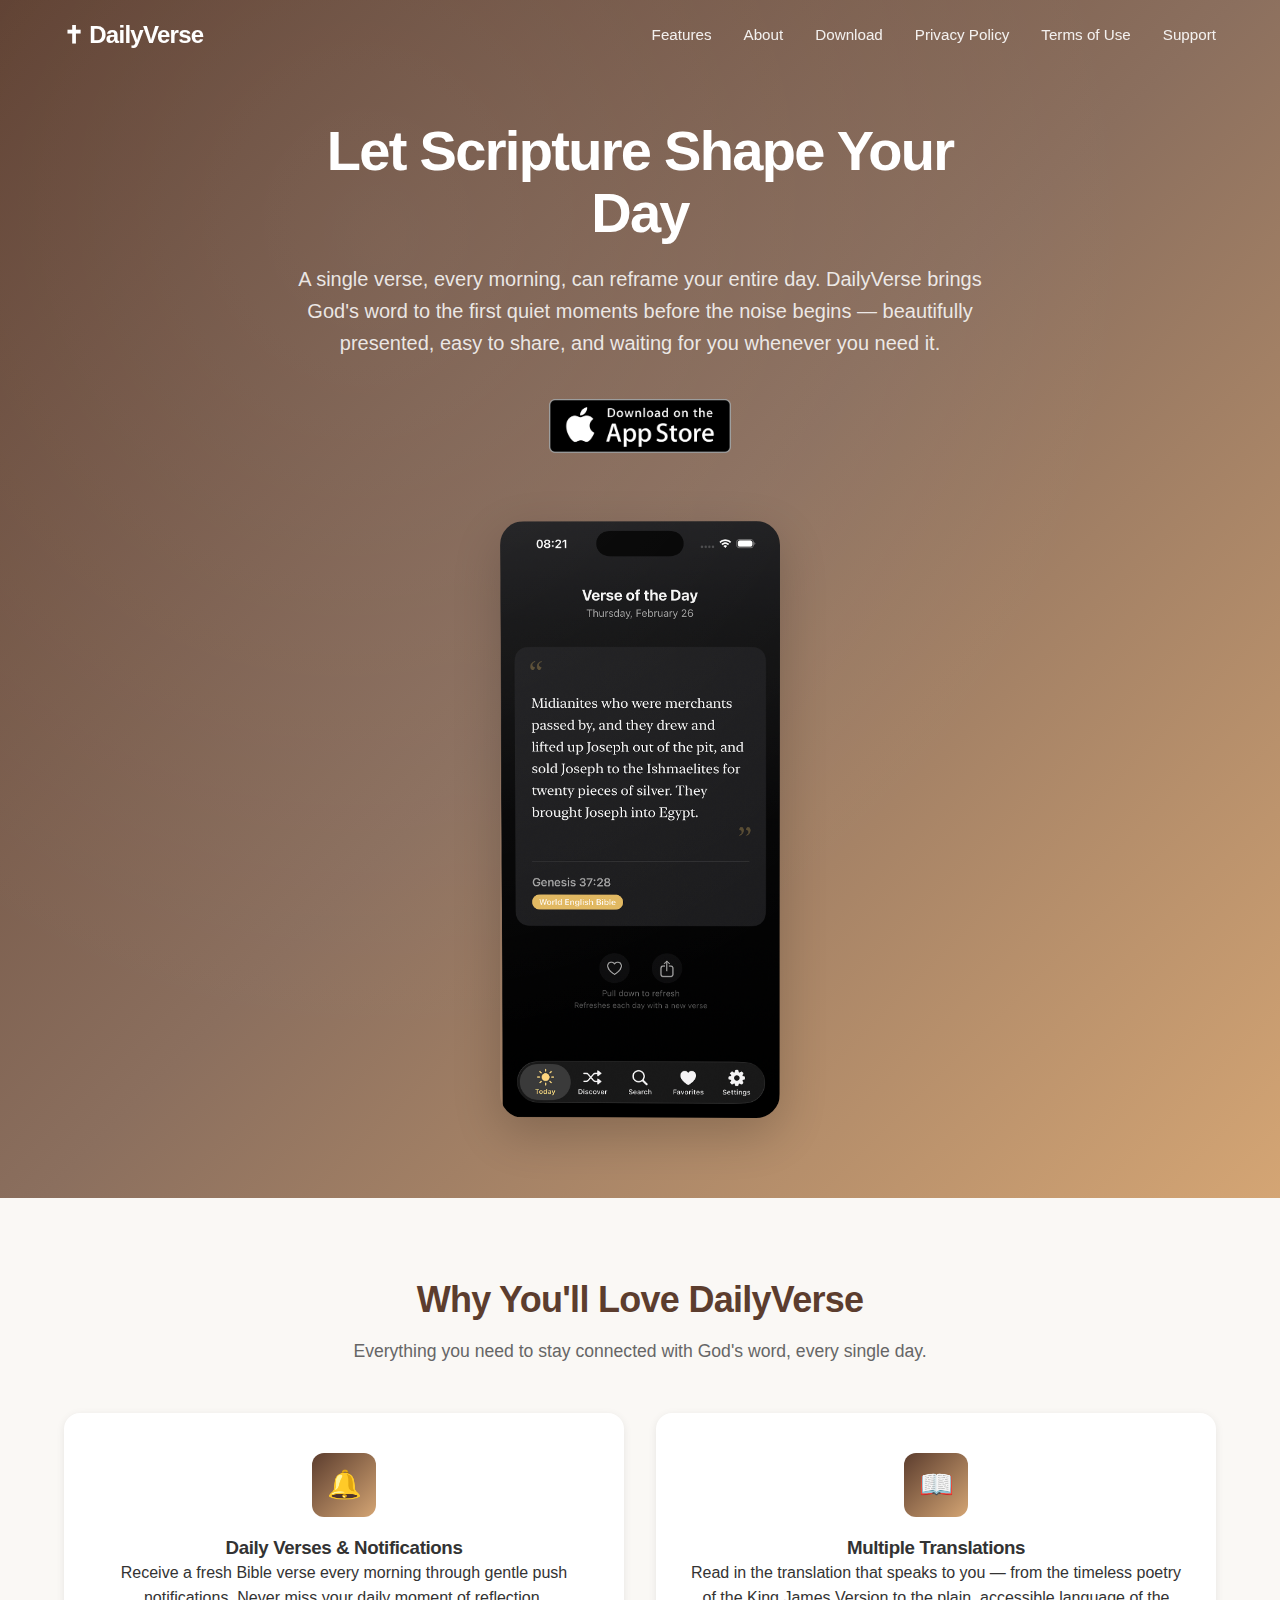
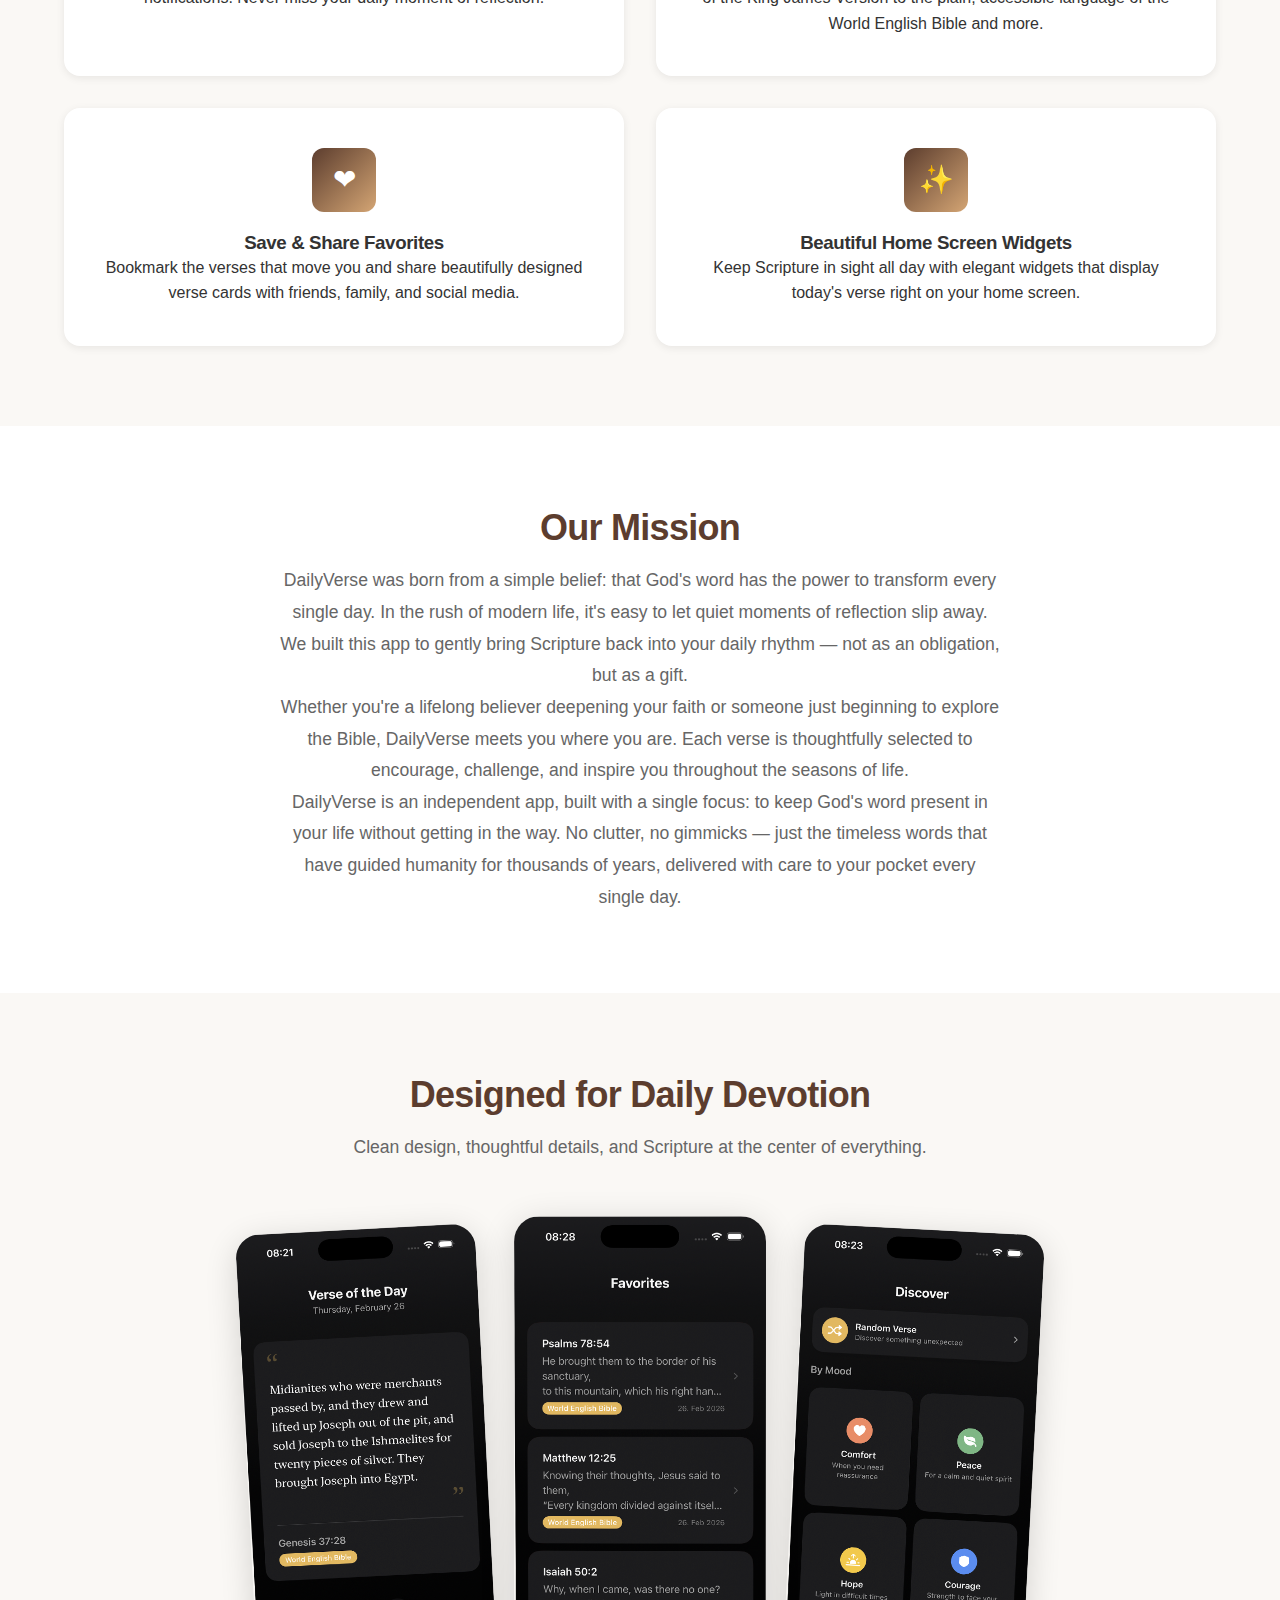
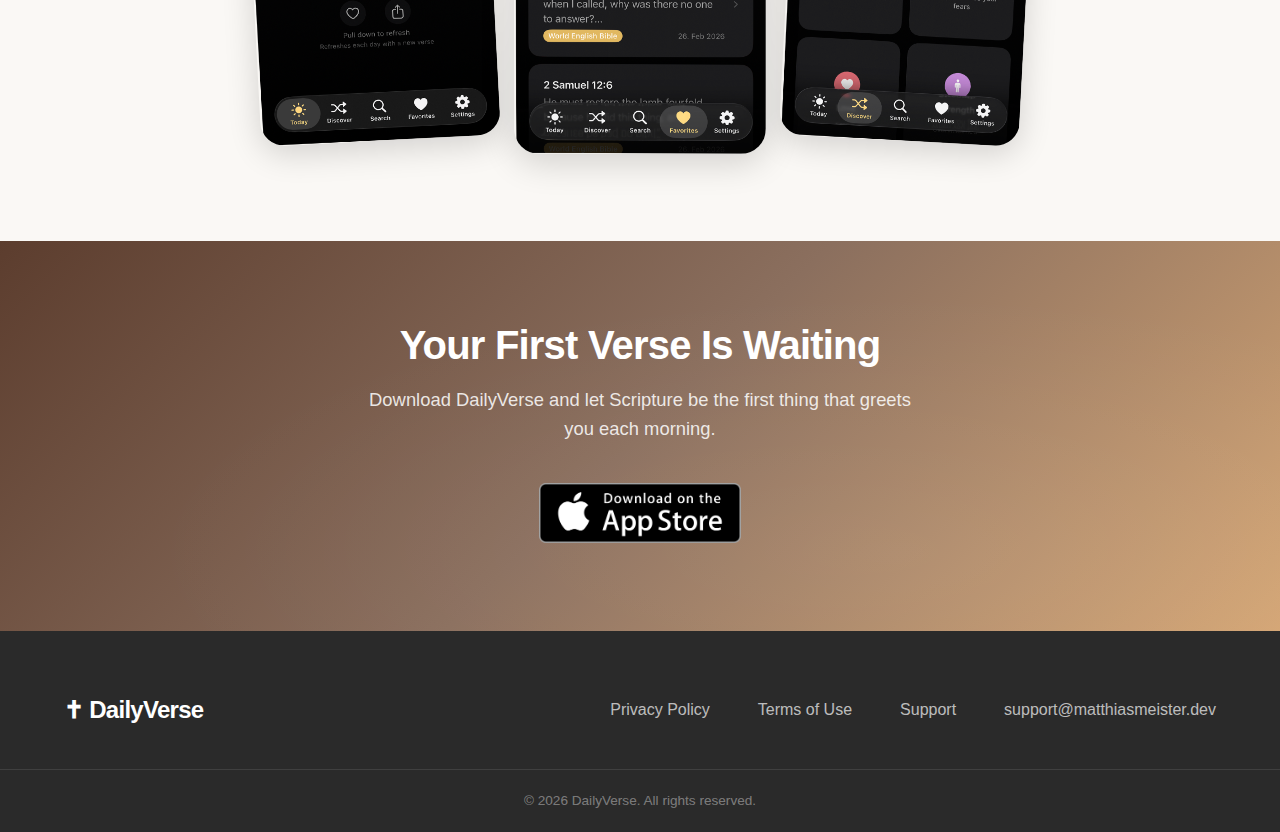
<file: index.html>
<!doctype html>
<html lang="en">
  <head>
    <meta charset="UTF-8" />
    <meta name="viewport" content="width=device-width, initial-scale=1.0" />
    <meta
      name="description"
      content="DailyVerse — Start each day with inspiration from Scripture. Get daily Bible verses, multiple translations, beautiful widgets, and more."
    />
    <meta name="apple-itunes-app" content="app-id=XXXXXXXXX" />

    <!-- Open Graph -->
    <meta
      property="og:title"
      content="DailyVerse — Let Scripture Shape Your Day"
    />
    <meta
      property="og:description"
      content="Start each day with inspiration from Scripture. Daily Bible verses, multiple translations, beautiful widgets, and more."
    />
    <meta property="og:type" content="website" />
    <meta property="og:url" content="https://bible.matthiasmeister.dev/" />


    <title>DailyVerse — Let Scripture Shape Your Day</title>
    <link rel="stylesheet" href="css/styles.css" />
    <script
      src="https://rybbit.matthias.lol/api/script.js"
      data-site-id="f8177a42134d"
      defer
    ></script>
  </head>
  <body>
    <!-- Navigation -->
    <nav class="navbar" id="navbar">
      <div class="container">
        <a href="/" class="nav-logo logo">&#x271D; DailyVerse</a>
        <button
          class="hamburger"
          aria-label="Toggle navigation"
          aria-expanded="false"
        >
          <span></span>
          <span></span>
          <span></span>
        </button>
        <ul class="nav-links">
          <li><a href="#features">Features</a></li>
          <li><a href="#about">About</a></li>
          <li><a href="#download">Download</a></li>
          <li><a href="privacy.html">Privacy Policy</a></li>
          <li><a href="terms.html">Terms of Use</a></li>
          <li><a href="support.html">Support</a></li>
        </ul>
      </div>
    </nav>

    <!-- Hero Section -->
    <header class="hero" id="hero">
      <div class="container">
        <div class="hero-content">
          <h1 class="hero-title">Let Scripture Shape Your Day</h1>
          <p class="hero-subtitle">
            A single verse, every morning, can reframe your entire day.
            DailyVerse brings God's word to the first quiet moments before the
            noise begins — beautifully presented, easy to share, and waiting for
            you whenever you need it.
          </p>
          <a
            href="#"
            class="app-store-badge"
            aria-label="Download on the App Store"
          >
            <img
              src="img/Download_on_the_App_Store_Badge.svg.png"
              alt="Download on the App Store"
              width="200"
              height="60"
            />
          </a>
        </div>
        <div class="hero-image">
          <div class="phone-mockup">
            <img
              src="/img/hero.png"
              alt="DailyVerse app screenshot"
              width="300"
              height="600"
            />
          </div>
        </div>
      </div>
    </header>

    <!-- Features Section -->
    <section class="features section" id="features">
      <div class="container">
        <h2 class="section-title">Why You'll Love DailyVerse</h2>
        <p class="section-subtitle">
          Everything you need to stay connected with God's word, every single
          day.
        </p>
        <div class="features-grid">
          <div class="feature-card">
            <div class="feature-icon">&#x1F514;</div>
            <h3>Daily Verses &amp; Notifications</h3>
            <p>
              Receive a fresh Bible verse every morning through gentle push
              notifications. Never miss your daily moment of reflection.
            </p>
          </div>
          <div class="feature-card">
            <div class="feature-icon">&#x1F4D6;</div>
            <h3>Multiple Translations</h3>
            <p>
              Read in the translation that speaks to you — from the timeless
              poetry of the King James Version to the plain, accessible language
              of the World English Bible and more.
            </p>
          </div>
          <div class="feature-card">
            <div class="feature-icon">&#x2764;</div>
            <h3>Save &amp; Share Favorites</h3>
            <p>
              Bookmark the verses that move you and share beautifully designed
              verse cards with friends, family, and social media.
            </p>
          </div>
          <div class="feature-card">
            <div class="feature-icon">&#x2728;</div>
            <h3>Beautiful Home Screen Widgets</h3>
            <p>
              Keep Scripture in sight all day with elegant widgets that display
              today's verse right on your home screen.
            </p>
          </div>
        </div>
      </div>
    </section>

    <!-- About Section -->
    <section class="about section" id="about">
      <div class="container">
        <h2 class="section-title">Our Mission</h2>
        <div class="about-text">
          <p>
            DailyVerse was born from a simple belief: that God's word has the
            power to transform every single day. In the rush of modern life,
            it's easy to let quiet moments of reflection slip away. We built
            this app to gently bring Scripture back into your daily rhythm — not
            as an obligation, but as a gift.
          </p>
          <p>
            Whether you're a lifelong believer deepening your faith or someone
            just beginning to explore the Bible, DailyVerse meets you where you
            are. Each verse is thoughtfully selected to encourage, challenge,
            and inspire you throughout the seasons of life.
          </p>
          <p>
            DailyVerse is an independent app, built with a single focus: to keep
            God's word present in your life without getting in the way. No
            clutter, no gimmicks — just the timeless words that have guided
            humanity for thousands of years, delivered with care to your pocket
            every single day.
          </p>
        </div>
      </div>
    </section>

    <!-- Screenshots Section -->
    <section class="screenshots section" id="screenshots">
      <div class="container">
        <h2 class="section-title">Designed for Daily Devotion</h2>
        <p class="section-subtitle">
          Clean design, thoughtful details, and Scripture at the center of
          everything.
        </p>
        <div class="screenshot-gallery">
          <div class="screenshot-item">
            <img
              src="/img/hero.png"
              alt="DailyVerse daily verse screen"
              width="300"
              height="600"
            />
          </div>
          <div class="screenshot-item">
            <img
              src="/img/favorites.png"
              alt="DailyVerse favorites screen"
              width="300"
              height="600"
            />
          </div>
          <div class="screenshot-item">
            <img
              src="/img/discover.png"
              alt="DailyVerse discover preview"
              width="300"
              height="600"
            />
          </div>
        </div>
      </div>
    </section>

    <!-- Download / CTA Section -->
    <section class="cta cta-section section" id="download">
      <div class="container">
        <h2 class="section-title">Your First Verse Is Waiting</h2>
        <p class="section-subtitle">
          Download DailyVerse and let Scripture be the first thing that greets
          you each morning.
        </p>
        <a
          href="#"
          class="app-store-badge"
          aria-label="Download on the App Store"
        >
          <img
            src="img/Download_on_the_App_Store_Badge.svg.png"
            alt="Download on the App Store"
            width="200"
            height="60"
          />
        </a>
      </div>
    </section>

    <!-- Footer -->
    <footer class="footer">
      <div class="container footer-content">
        <div class="footer-brand">
          <span class="nav-logo">&#x271D; DailyVerse</span>
        </div>
        <ul class="footer-links">
          <li><a href="privacy.html">Privacy Policy</a></li>
          <li><a href="terms.html">Terms of Use</a></li>
          <li><a href="support.html">Support</a></li>
          <li>
            <a href="mailto:support@matthiasmeister.dev"
              >support@matthiasmeister.dev</a
            >
          </li>
        </ul>
      </div>
      <div class="footer-bottom">
        <div class="container">
          <p>&copy; 2026 DailyVerse. All rights reserved.</p>
        </div>
      </div>
    </footer>

    <script src="js/main.js"></script>
  </body>
</html>
</file>
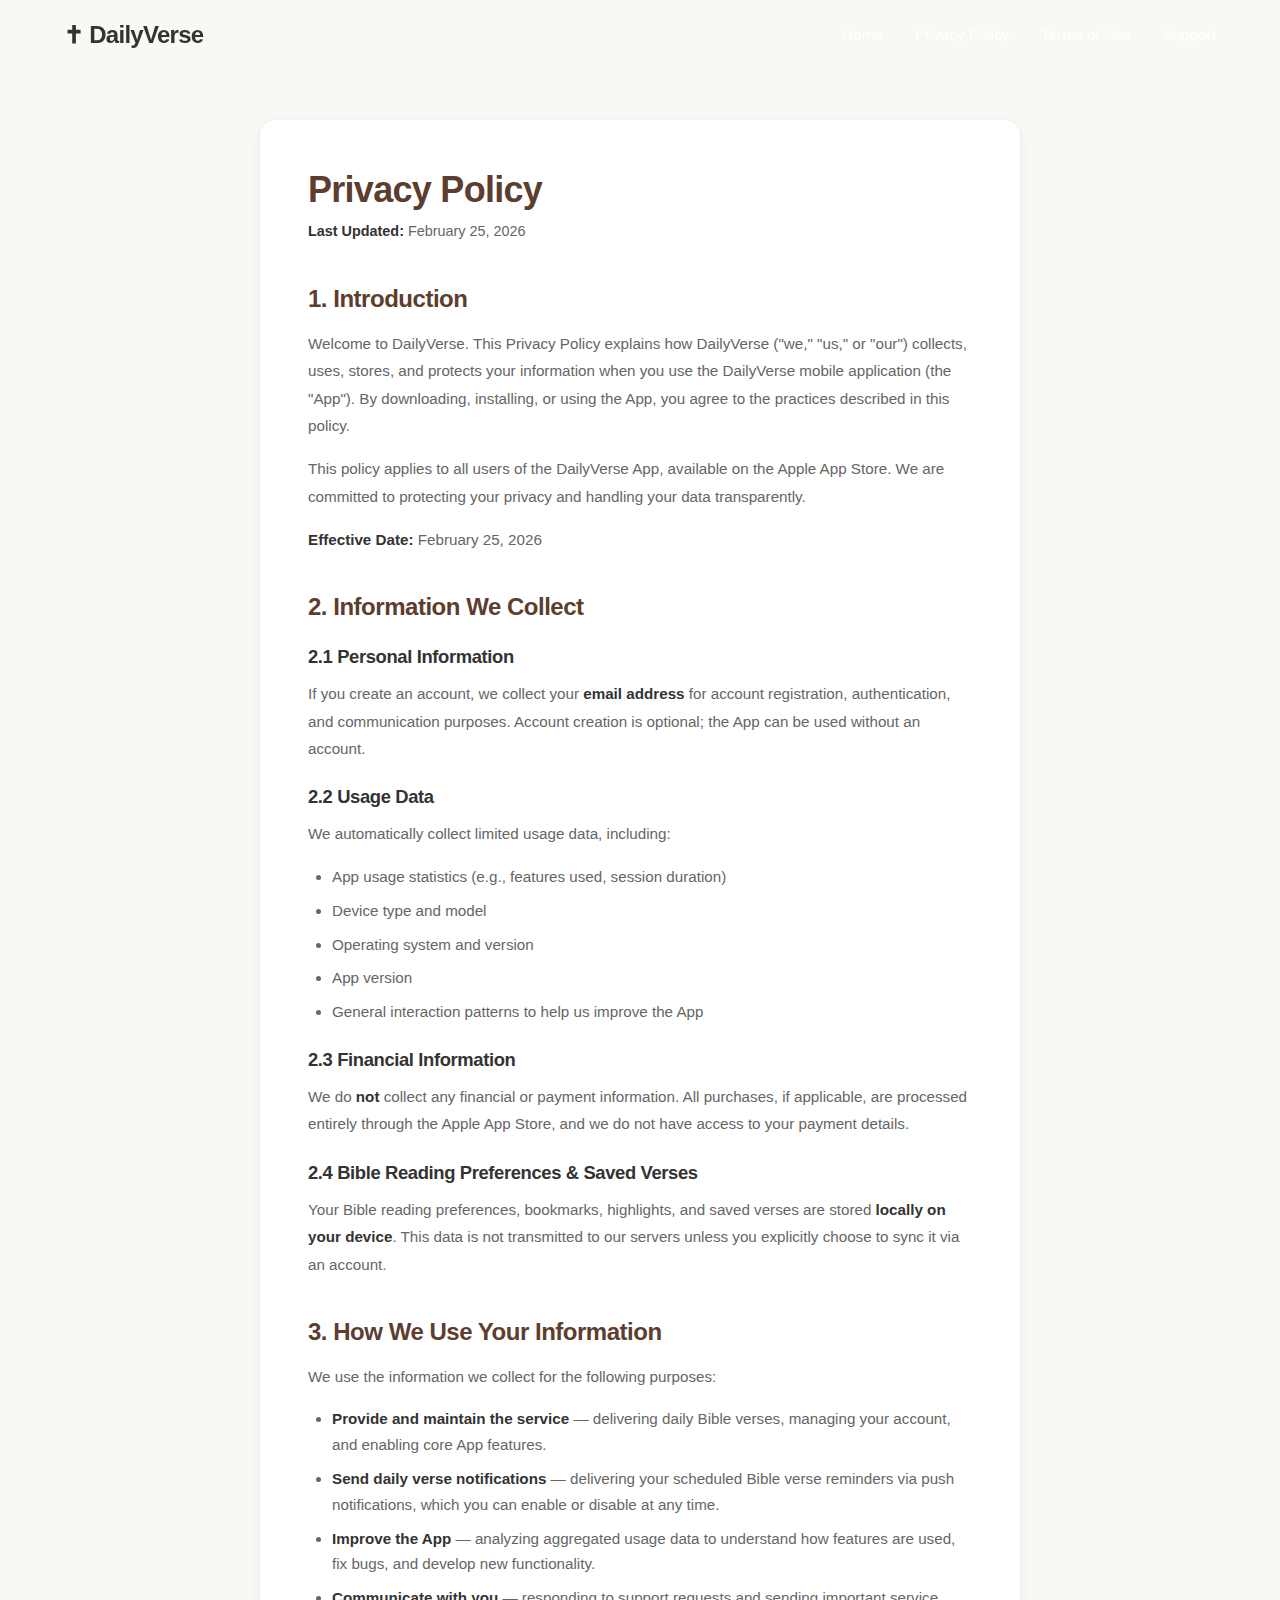
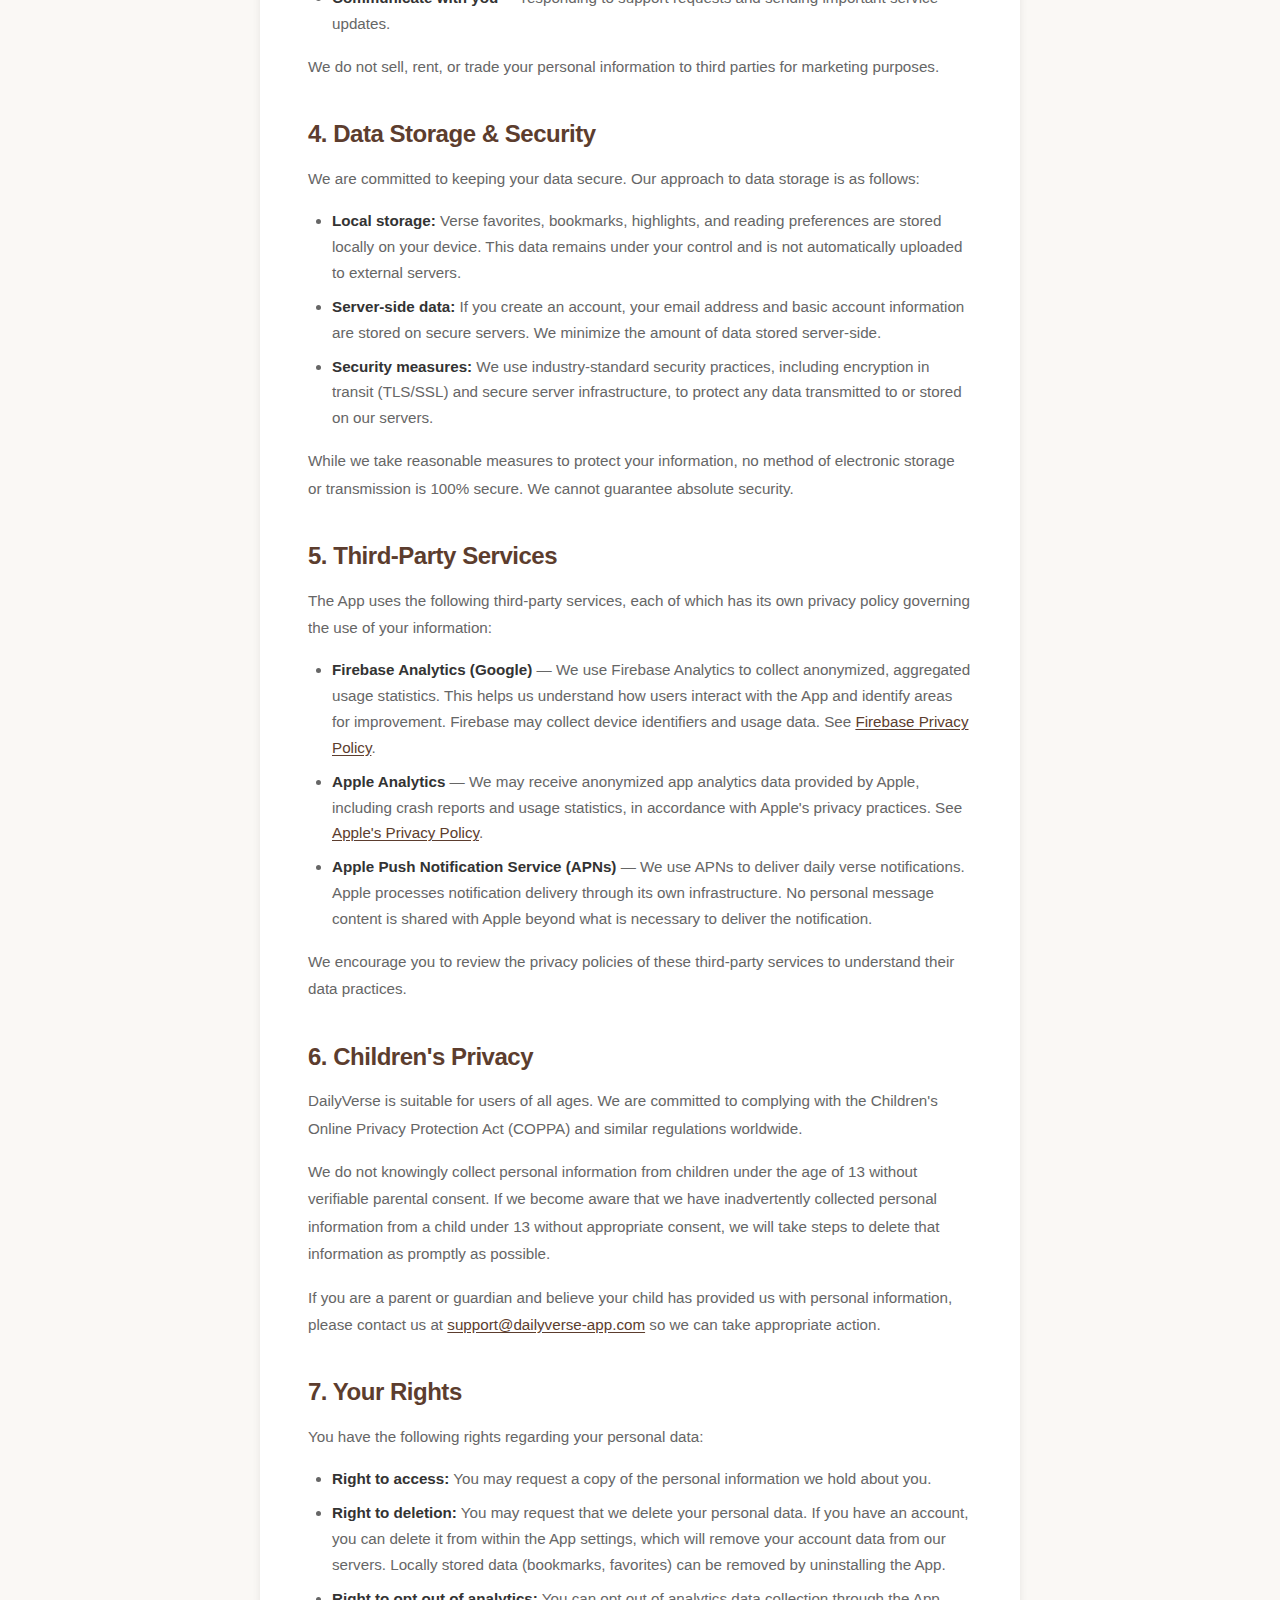
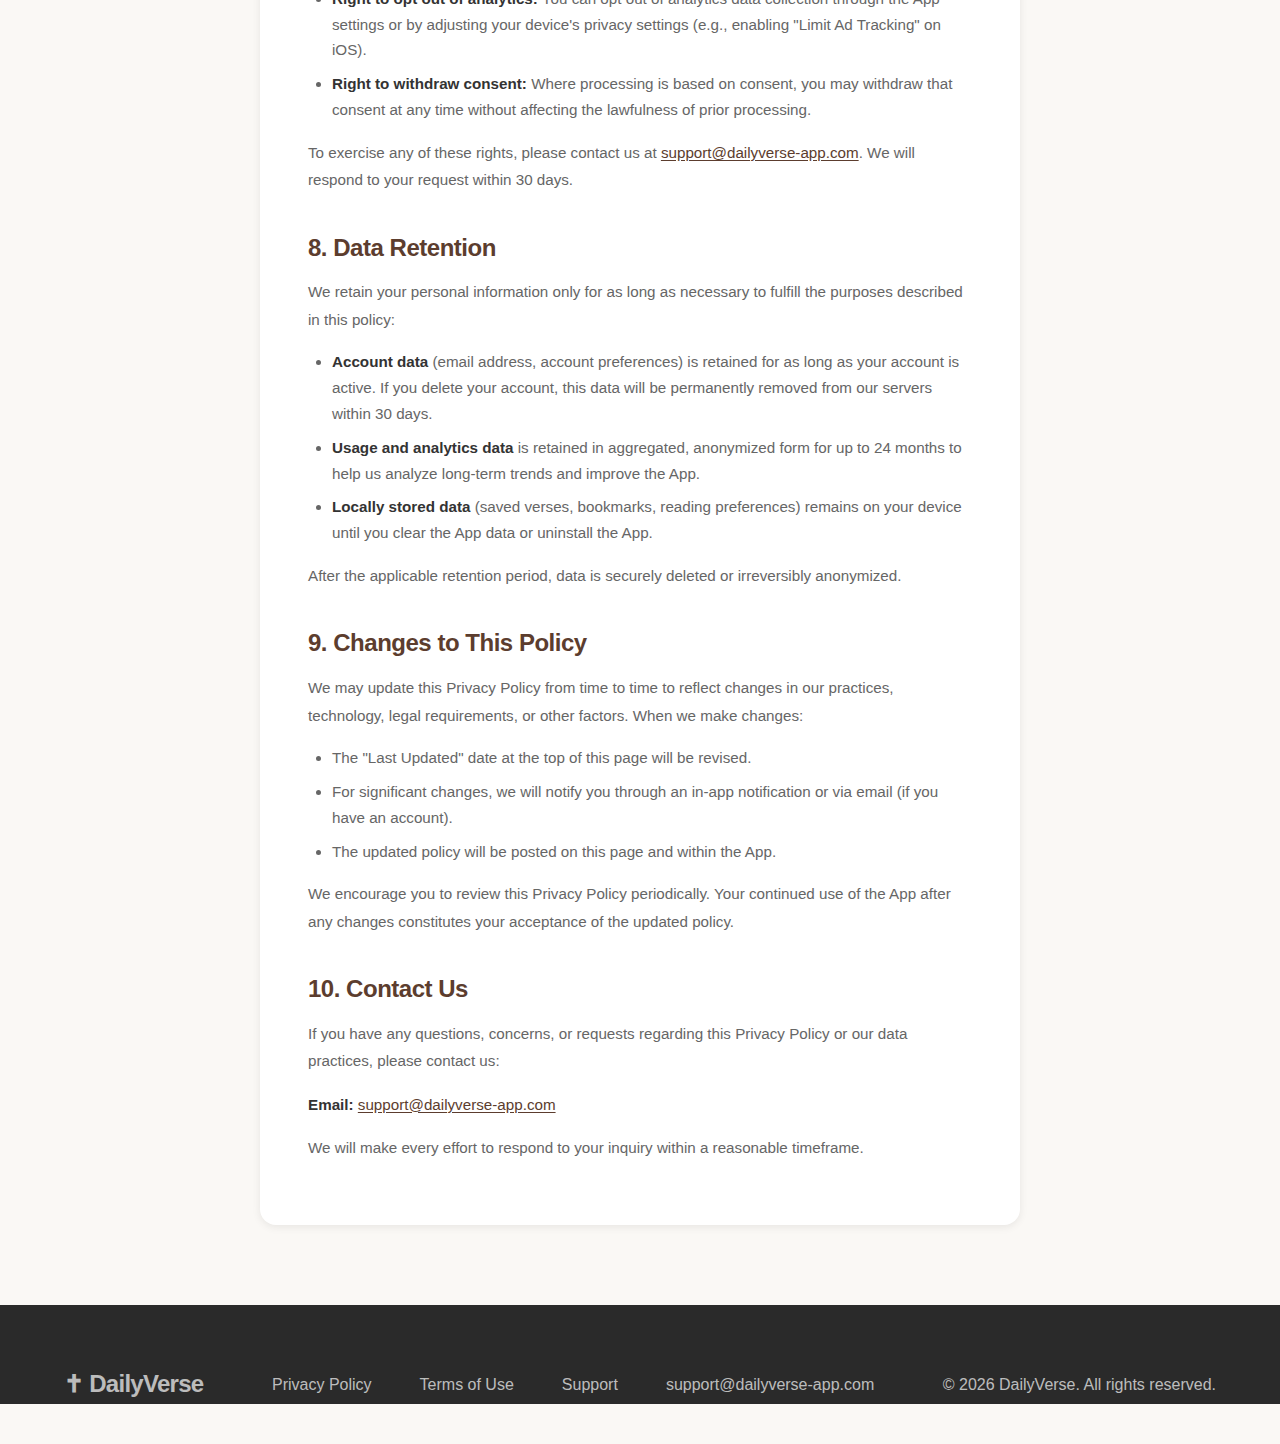
<file: privacy.html>
<!DOCTYPE html>
<html lang="en">
<head>
  <meta charset="UTF-8">
  <meta name="viewport" content="width=device-width, initial-scale=1.0">
  <meta name="description" content="Privacy Policy for DailyVerse — a Bible Verse app. Learn how we collect, use, and protect your information.">
  <meta name="author" content="DailyVerse">
  <meta name="robots" content="index, follow">
  <title>Privacy Policy — DailyVerse</title>
  <link rel="stylesheet" href="css/styles.css">
</head>
<body>

  <!-- Navigation -->
  <nav class="navbar" id="navbar">
    <div class="container navbar-inner">
      <a href="index.html" class="logo">&#x271D; DailyVerse</a>
      <button class="hamburger" aria-label="Toggle navigation" aria-expanded="false">
        <span></span>
        <span></span>
        <span></span>
      </button>
      <ul class="nav-links">
        <li><a href="index.html">Home</a></li>
        <li><a href="privacy.html" class="active">Privacy Policy</a></li>
        <li><a href="terms.html">Terms of Use</a></li>
        <li><a href="support.html">Support</a></li>
      </ul>
    </div>
  </nav>

  <!-- Main Content -->
  <main class="legal-page">
    <article class="legal-content">

      <h1>Privacy Policy</h1>
      <p class="last-updated"><strong>Last Updated:</strong> February 25, 2026</p>

      <!-- 1. Introduction -->
      <section id="introduction">
        <h2>1. Introduction</h2>
        <p>
          Welcome to DailyVerse. This Privacy Policy explains how DailyVerse
          ("we," "us," or "our") collects, uses, stores, and protects your
          information when you use the DailyVerse mobile application (the
          "App"). By downloading, installing, or using the App, you agree to the
          practices described in this policy.
        </p>
        <p>
          This policy applies to all users of the DailyVerse App, available on
          the Apple App Store. We are committed to protecting your privacy and
          handling your data transparently.
        </p>
        <p><strong>Effective Date:</strong> February 25, 2026</p>
      </section>

      <!-- 2. Information We Collect -->
      <section id="information-we-collect">
        <h2>2. Information We Collect</h2>

        <h3>2.1 Personal Information</h3>
        <p>
          If you create an account, we collect your <strong>email address</strong>
          for account registration, authentication, and communication purposes.
          Account creation is optional; the App can be used without an account.
        </p>

        <h3>2.2 Usage Data</h3>
        <p>We automatically collect limited usage data, including:</p>
        <ul>
          <li>App usage statistics (e.g., features used, session duration)</li>
          <li>Device type and model</li>
          <li>Operating system and version</li>
          <li>App version</li>
          <li>General interaction patterns to help us improve the App</li>
        </ul>

        <h3>2.3 Financial Information</h3>
        <p>
          We do <strong>not</strong> collect any financial or payment
          information. All purchases, if applicable, are processed entirely
          through the Apple App Store, and we do not have access to your payment
          details.
        </p>

        <h3>2.4 Bible Reading Preferences &amp; Saved Verses</h3>
        <p>
          Your Bible reading preferences, bookmarks, highlights, and saved
          verses are stored <strong>locally on your device</strong>. This data
          is not transmitted to our servers unless you explicitly choose to sync
          it via an account.
        </p>
      </section>

      <!-- 3. How We Use Your Information -->
      <section id="how-we-use-your-information">
        <h2>3. How We Use Your Information</h2>
        <p>We use the information we collect for the following purposes:</p>
        <ul>
          <li>
            <strong>Provide and maintain the service</strong> — delivering daily
            Bible verses, managing your account, and enabling core App features.
          </li>
          <li>
            <strong>Send daily verse notifications</strong> — delivering your
            scheduled Bible verse reminders via push notifications, which you
            can enable or disable at any time.
          </li>
          <li>
            <strong>Improve the App</strong> — analyzing aggregated usage data
            to understand how features are used, fix bugs, and develop new
            functionality.
          </li>
          <li>
            <strong>Communicate with you</strong> — responding to support
            requests and sending important service updates.
          </li>
        </ul>
        <p>
          We do not sell, rent, or trade your personal information to third
          parties for marketing purposes.
        </p>
      </section>

      <!-- 4. Data Storage & Security -->
      <section id="data-storage-and-security">
        <h2>4. Data Storage &amp; Security</h2>
        <p>
          We are committed to keeping your data secure. Our approach to data
          storage is as follows:
        </p>
        <ul>
          <li>
            <strong>Local storage:</strong> Verse favorites, bookmarks,
            highlights, and reading preferences are stored locally on your
            device. This data remains under your control and is not
            automatically uploaded to external servers.
          </li>
          <li>
            <strong>Server-side data:</strong> If you create an account, your
            email address and basic account information are stored on secure
            servers. We minimize the amount of data stored server-side.
          </li>
          <li>
            <strong>Security measures:</strong> We use industry-standard
            security practices, including encryption in transit (TLS/SSL) and
            secure server infrastructure, to protect any data transmitted to or
            stored on our servers.
          </li>
        </ul>
        <p>
          While we take reasonable measures to protect your information, no
          method of electronic storage or transmission is 100% secure. We cannot
          guarantee absolute security.
        </p>
      </section>

      <!-- 5. Third-Party Services -->
      <section id="third-party-services">
        <h2>5. Third-Party Services</h2>
        <p>
          The App uses the following third-party services, each of which has its
          own privacy policy governing the use of your information:
        </p>
        <ul>
          <li>
            <strong>Firebase Analytics (Google)</strong> — We use Firebase
            Analytics to collect anonymized, aggregated usage statistics. This
            helps us understand how users interact with the App and identify
            areas for improvement. Firebase may collect device identifiers and
            usage data. See
            <a href="https://firebase.google.com/support/privacy" rel="noopener noreferrer" target="_blank">Firebase Privacy Policy</a>.
          </li>
          <li>
            <strong>Apple Analytics</strong> — We may receive anonymized app
            analytics data provided by Apple, including crash reports and usage
            statistics, in accordance with Apple's privacy practices. See
            <a href="https://www.apple.com/privacy/" rel="noopener noreferrer" target="_blank">Apple's Privacy Policy</a>.
          </li>
          <li>
            <strong>Apple Push Notification Service (APNs)</strong> — We use
            APNs to deliver daily verse notifications. Apple processes
            notification delivery through its own infrastructure. No personal
            message content is shared with Apple beyond what is necessary to
            deliver the notification.
          </li>
        </ul>
        <p>
          We encourage you to review the privacy policies of these third-party
          services to understand their data practices.
        </p>
      </section>

      <!-- 6. Children's Privacy -->
      <section id="childrens-privacy">
        <h2>6. Children's Privacy</h2>
        <p>
          DailyVerse is suitable for users of all ages. We are committed to
          complying with the Children's Online Privacy Protection Act (COPPA)
          and similar regulations worldwide.
        </p>
        <p>
          We do not knowingly collect personal information from children under
          the age of 13 without verifiable parental consent. If we become aware
          that we have inadvertently collected personal information from a child
          under 13 without appropriate consent, we will take steps to delete
          that information as promptly as possible.
        </p>
        <p>
          If you are a parent or guardian and believe your child has provided us
          with personal information, please contact us at
          <a href="mailto:support@dailyverse-app.com">support@dailyverse-app.com</a>
          so we can take appropriate action.
        </p>
      </section>

      <!-- 7. Your Rights -->
      <section id="your-rights">
        <h2>7. Your Rights</h2>
        <p>
          You have the following rights regarding your personal data:
        </p>
        <ul>
          <li>
            <strong>Right to access:</strong> You may request a copy of the
            personal information we hold about you.
          </li>
          <li>
            <strong>Right to deletion:</strong> You may request that we delete
            your personal data. If you have an account, you can delete it from
            within the App settings, which will remove your account data from
            our servers. Locally stored data (bookmarks, favorites) can be
            removed by uninstalling the App.
          </li>
          <li>
            <strong>Right to opt out of analytics:</strong> You can opt out of
            analytics data collection through the App settings or by adjusting
            your device's privacy settings (e.g., enabling "Limit Ad Tracking"
            on iOS).
          </li>
          <li>
            <strong>Right to withdraw consent:</strong> Where processing is
            based on consent, you may withdraw that consent at any time without
            affecting the lawfulness of prior processing.
          </li>
        </ul>
        <p>
          To exercise any of these rights, please contact us at
          <a href="mailto:support@dailyverse-app.com">support@dailyverse-app.com</a>.
          We will respond to your request within 30 days.
        </p>
      </section>

      <!-- 8. Data Retention -->
      <section id="data-retention">
        <h2>8. Data Retention</h2>
        <p>
          We retain your personal information only for as long as necessary to
          fulfill the purposes described in this policy:
        </p>
        <ul>
          <li>
            <strong>Account data</strong> (email address, account preferences)
            is retained for as long as your account is active. If you delete
            your account, this data will be permanently removed from our servers
            within 30 days.
          </li>
          <li>
            <strong>Usage and analytics data</strong> is retained in aggregated,
            anonymized form for up to 24 months to help us analyze long-term
            trends and improve the App.
          </li>
          <li>
            <strong>Locally stored data</strong> (saved verses, bookmarks,
            reading preferences) remains on your device until you clear the App
            data or uninstall the App.
          </li>
        </ul>
        <p>
          After the applicable retention period, data is securely deleted or
          irreversibly anonymized.
        </p>
      </section>

      <!-- 9. Changes to This Policy -->
      <section id="changes-to-this-policy">
        <h2>9. Changes to This Policy</h2>
        <p>
          We may update this Privacy Policy from time to time to reflect changes
          in our practices, technology, legal requirements, or other factors. When
          we make changes:
        </p>
        <ul>
          <li>
            The "Last Updated" date at the top of this page will be revised.
          </li>
          <li>
            For significant changes, we will notify you through an in-app
            notification or via email (if you have an account).
          </li>
          <li>
            The updated policy will be posted on this page and within the App.
          </li>
        </ul>
        <p>
          We encourage you to review this Privacy Policy periodically. Your
          continued use of the App after any changes constitutes your acceptance
          of the updated policy.
        </p>
      </section>

      <!-- 10. Contact Us -->
      <section id="contact-us">
        <h2>10. Contact Us</h2>
        <p>
          If you have any questions, concerns, or requests regarding this
          Privacy Policy or our data practices, please contact us:
        </p>
        <p>
          <strong>Email:</strong>
          <a href="mailto:support@dailyverse-app.com">support@dailyverse-app.com</a>
        </p>
        <p>
          We will make every effort to respond to your inquiry within a
          reasonable timeframe.
        </p>
      </section>

    </article>
  </main>

  <!-- Footer -->
  <footer class="footer">
    <div class="container footer-content">
      <div class="footer-brand">
        <span class="logo">&#x271D; DailyVerse</span>
      </div>
      <ul class="footer-links">
        <li><a href="privacy.html">Privacy Policy</a></li>
        <li><a href="terms.html">Terms of Use</a></li>
        <li><a href="support.html">Support</a></li>
        <li><a href="mailto:support@dailyverse-app.com">support@dailyverse-app.com</a></li>
      </ul>
      <p class="footer-copyright">&copy; 2026 DailyVerse. All rights reserved.</p>
    </div>
  </footer>

  <script src="js/main.js"></script>
</body>
</html>
</file>
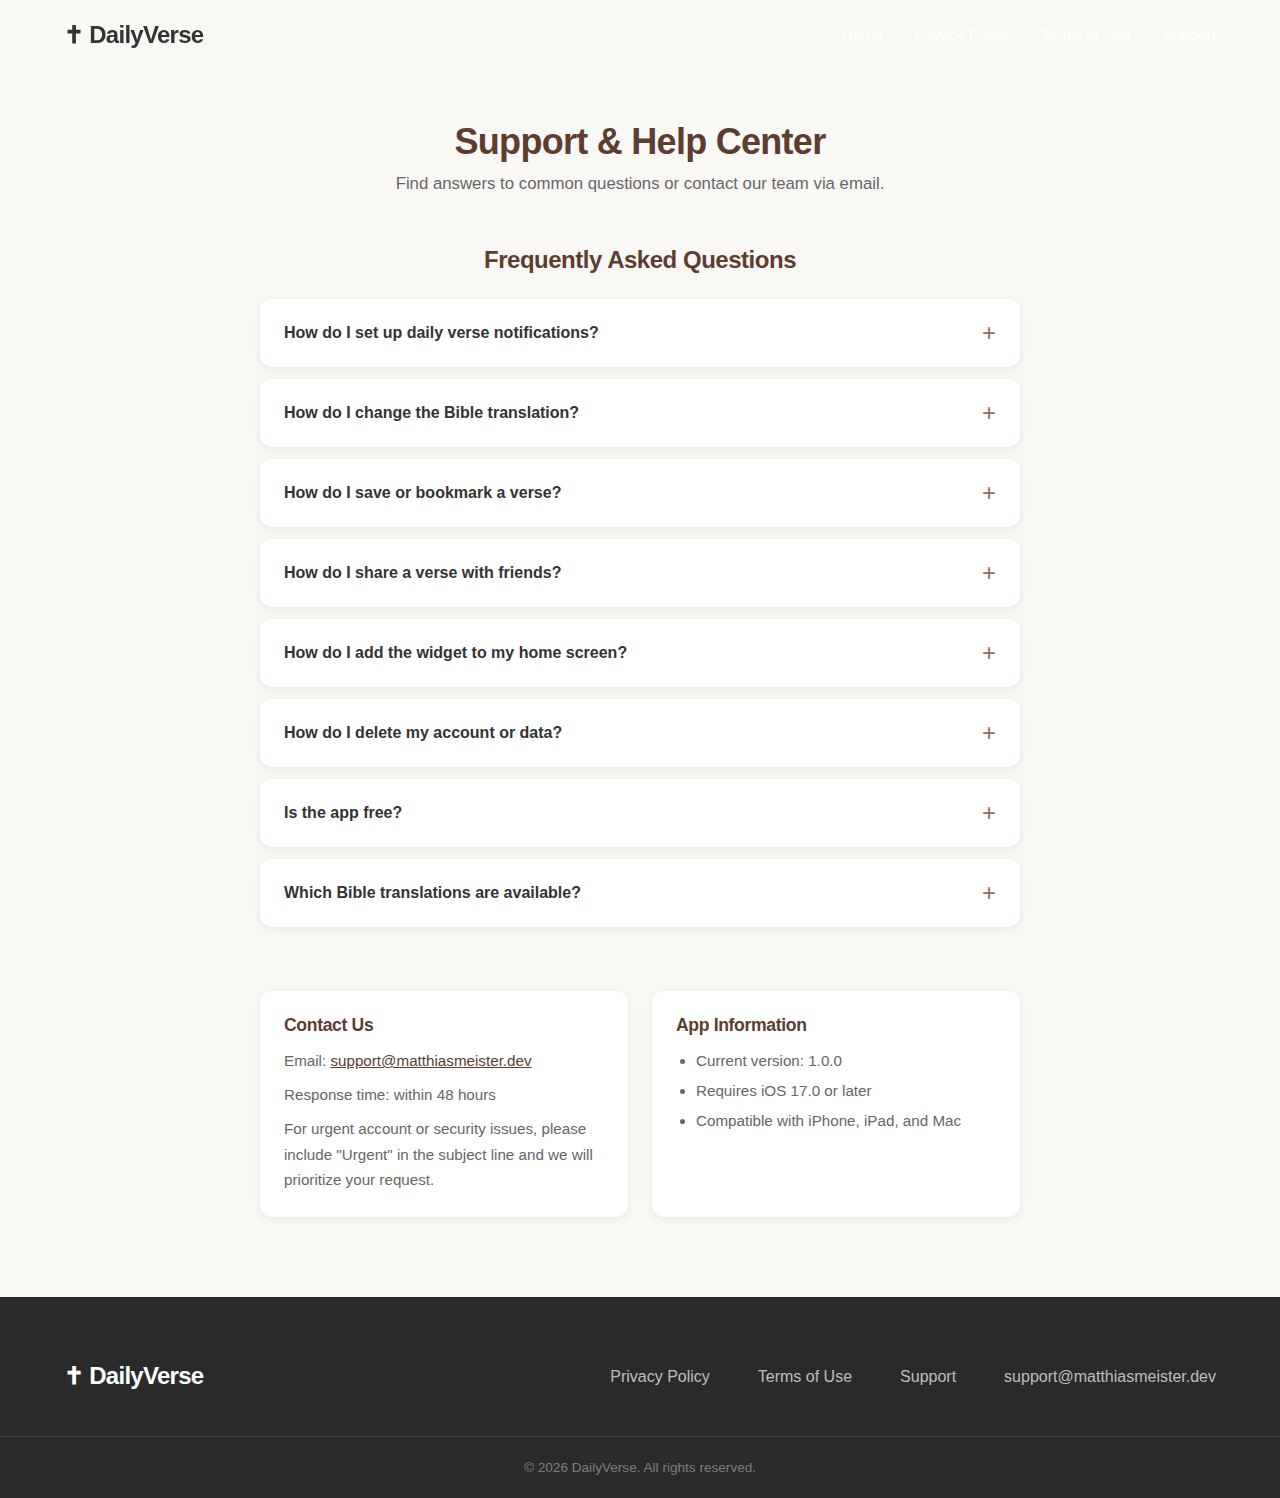
<file: support.html>
<!DOCTYPE html>
<html lang="en">
<head>
    <meta charset="UTF-8">
    <meta name="viewport" content="width=device-width, initial-scale=1.0">
    <meta name="description" content="DailyVerse Support & Help Center — Get answers to common questions, troubleshoot issues, or contact our support team.">
    <meta name="author" content="DailyVerse">
    <meta name="apple-itunes-app" content="app-id=YOUR_APP_ID">
    <title>Support & Help Center — DailyVerse</title>
    <link rel="stylesheet" href="css/styles.css">
</head>
<body>

<!-- ============ Navigation ============ -->
<nav class="navbar" id="navbar">
    <div class="container navbar-inner">
        <a href="index.html" class="logo">&#x271D; DailyVerse</a>
        <button class="hamburger" aria-label="Toggle navigation" aria-expanded="false">
            <span></span>
            <span></span>
            <span></span>
        </button>
        <ul class="nav-links nav-links-dark">
            <li><a href="index.html">Home</a></li>
            <li><a href="privacy.html">Privacy Policy</a></li>
            <li><a href="terms.html">Terms of Use</a></li>
            <li><a href="support.html" class="active">Support</a></li>
        </ul>
    </div>
</nav>

<!-- ============ Main Content ============ -->
<main class="support-page">
    <div class="container">

        <!-- Page Header -->
        <h1 class="section-title">Support &amp; Help Center</h1>
        <p class="section-subtitle">Find answers to common questions or contact our team via email.</p>

        <!-- ======== FAQ Section ======== -->
        <div class="faq-section">
            <h2>Frequently Asked Questions</h2>

            <div class="faq-item">
                <button class="faq-question">How do I set up daily verse notifications?</button>
                <div class="faq-answer">
                    <p>Open DailyVerse and go to <strong>Settings</strong> and scroll down to <strong>Notifications</strong>. Toggle <strong>Daily Reminder</strong> on and choose your preferred delivery time. Make sure notifications are also enabled for DailyVerse in your device's <strong>Settings &rarr; Notifications</strong> menu.</p>
                </div>
            </div>

            <div class="faq-item">
                <button class="faq-question">How do I change the Bible translation?</button>
                <div class="faq-answer">
                    <p>Navigate to <strong>Settings &rarr; Translation</strong> and select from the available translations. Your choice is applied immediately across the app, including the daily verse, search results, and widgets. Bookmarks stay in their original translation.</p>
                </div>
            </div>

            <div class="faq-item">
                <button class="faq-question">How do I save or bookmark a verse?</button>
                <div class="faq-answer">
                    <p>While viewing any verse, tap the <strong>heart shaped bookmark icon</strong> under the verse or in the corner of the widgets. You can find all saved verses under the <strong>Favorites</strong> tab.</p>
                </div>
            </div>

            <div class="faq-item">
                <button class="faq-question">How do I share a verse with friends?</button>
                <div class="faq-answer">
                    <p>Tap the <strong>share icon</strong> on any verse screen or in the widgets. You then get a styled image card. The system share sheet lets you send it via Messages, Mail, social media, or any other app on your device.</p>
                </div>
            </div>

            <div class="faq-item">
                <button class="faq-question">How do I add the widget to my home screen?</button>
                <div class="faq-answer">
                    <p>Long-press on an empty area of your home screen, tap the <strong>+</strong> button in the top-left corner, and search for <strong>DailyVerse</strong>. Choose from small, medium, or large widget sizes, then tap <strong>Add Widget</strong>. The widget updates automatically with each day's verse.</p>
                </div>
            </div>

            <div class="faq-item">
                <button class="faq-question">How do I delete my account or data?</button>
                <div class="faq-answer">
                    <p>DailyVerse doesn't collect or store personal data, so there's no account to delete. Your saved verses and settings live only on your device — to remove them, simply uninstall the app.</p>
                </div>
            </div>

            <div class="faq-item">
                <button class="faq-question">Is the app free?</button>
                <div class="faq-answer">
                    <p>DailyVerse is available for a one-time purchase of $0.99. No subscription, no in-app purchases — just a single, simple payment.</p>
                </div>
            </div>

            <div class="faq-item">
                <button class="faq-question">Which Bible translations are available?</button>
                <div class="faq-answer">
                    <p>The app currently supports the following translations:</p>
                    <ul>
                        <li>World English Bible (WEB)</li>
                        <li>King James Version (KJV)</li>
                        <li>Bible in Basic English (BBE)</li>
                        <li>Open English Bible, US Ed. (OEB)</li>
                    </ul>
                </div>
            </div>
        </div>

        <!-- ======== Direct Contact & App Info ======== -->
        <section class="support-info-grid">
            <div class="faq-item info-card">
                <div class="info-card-content">
                    <h3>Contact Us</h3>
                    <p>
                        Email: <a href="mailto:support@matthiasmeister.dev">support@matthiasmeister.dev</a>
                    </p>
                    <p>Response time: within 48 hours</p>
                    <p>For urgent account or security issues, please include "Urgent" in the subject line and we will prioritize your request.</p>
                </div>
            </div>
            <div class="faq-item info-card">
                <div class="info-card-content">
                    <h3>App Information</h3>
                    <ul>
                        <li>Current version: 1.0.0</li>
                        <li>Requires iOS 17.0 or later</li>
                        <li>Compatible with iPhone, iPad, and Mac</li>
                    </ul>
                </div>
            </div>
        </section>

    </div>
</main>

<!-- ============ Footer ============ -->
<footer class="footer">
    <div class="container footer-content">
        <div class="footer-brand">
            <span class="nav-logo">&#x271D; DailyVerse</span>
        </div>
        <ul class="footer-links">
            <li><a href="privacy.html">Privacy Policy</a></li>
            <li><a href="terms.html">Terms of Use</a></li>
            <li><a href="support.html">Support</a></li>
            <li><a href="mailto:support@matthiasmeister.dev">support@matthiasmeister.dev</a></li>
        </ul>
    </div>
    <div class="footer-bottom">
        <div class="container">
            <p>&copy; 2026 DailyVerse. All rights reserved.</p>
        </div>
    </div>
</footer>

<script src="js/main.js"></script>
</body>
</html>
</file>
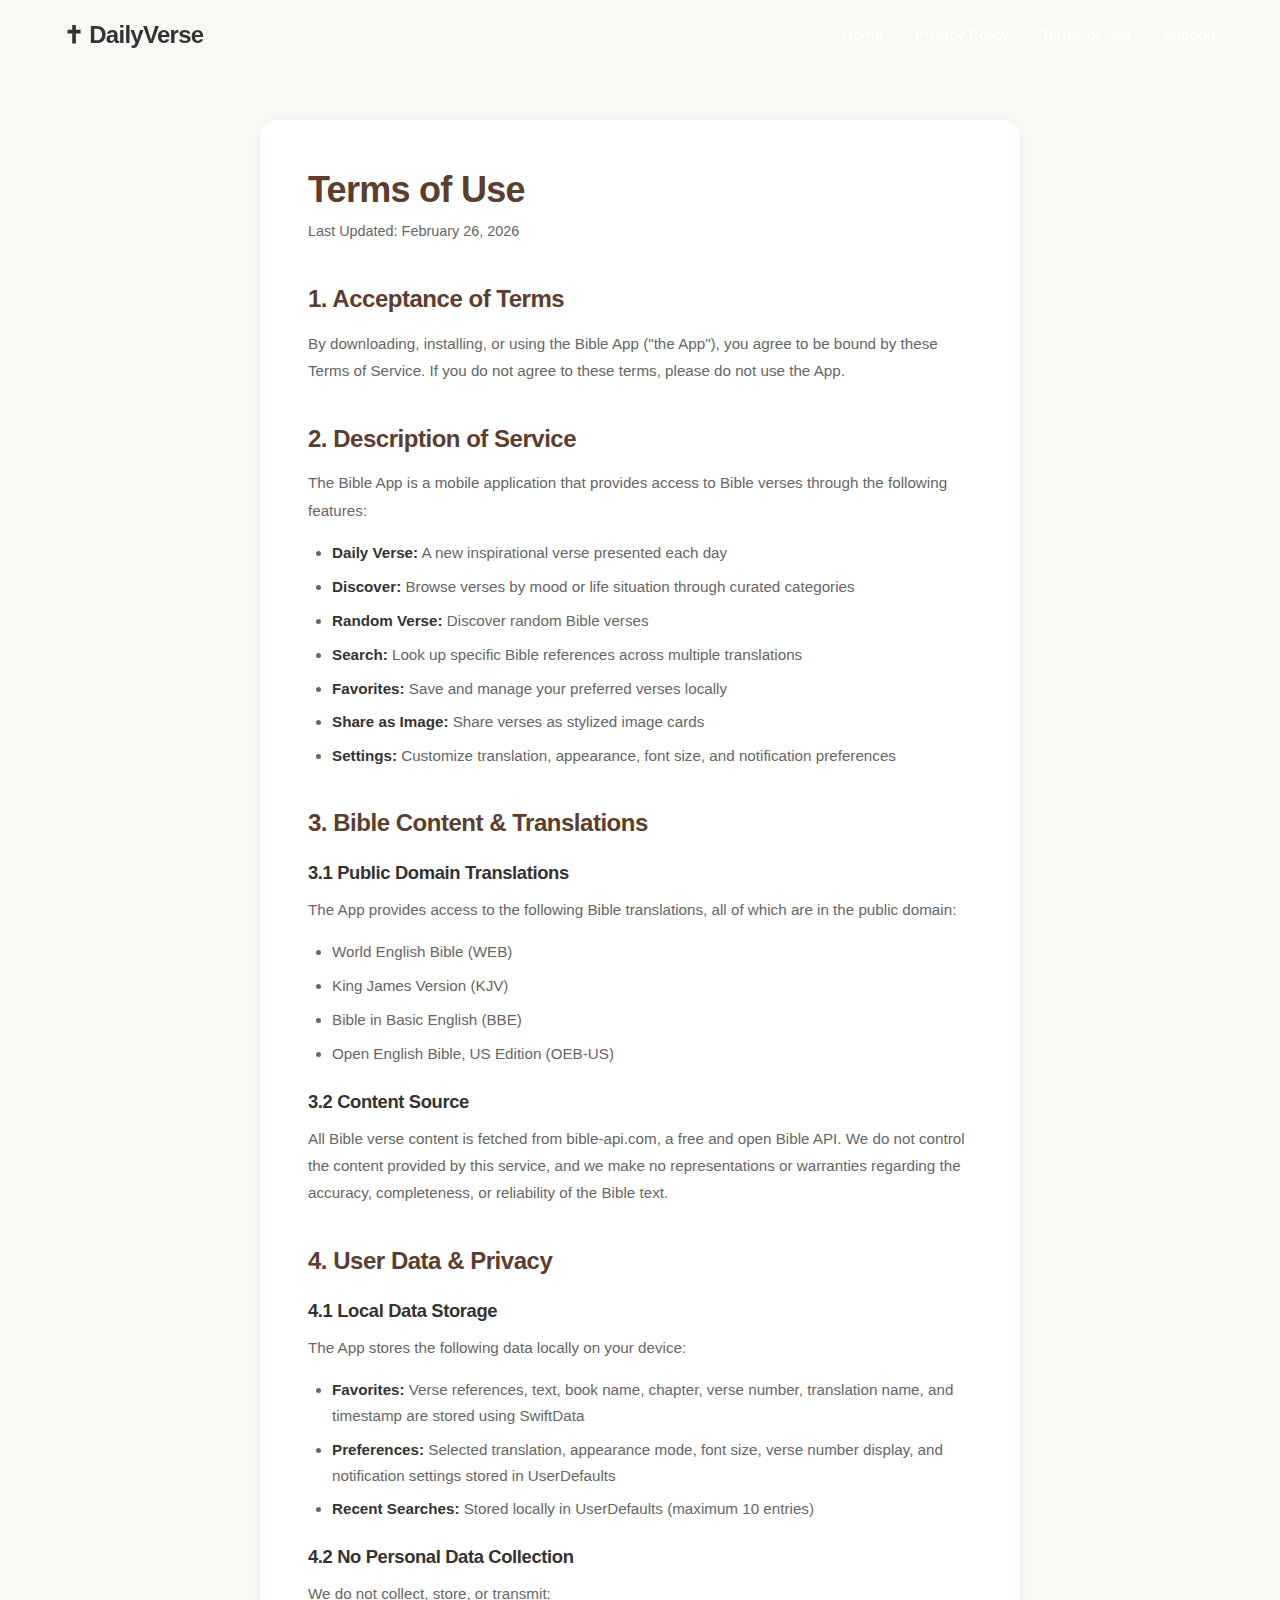
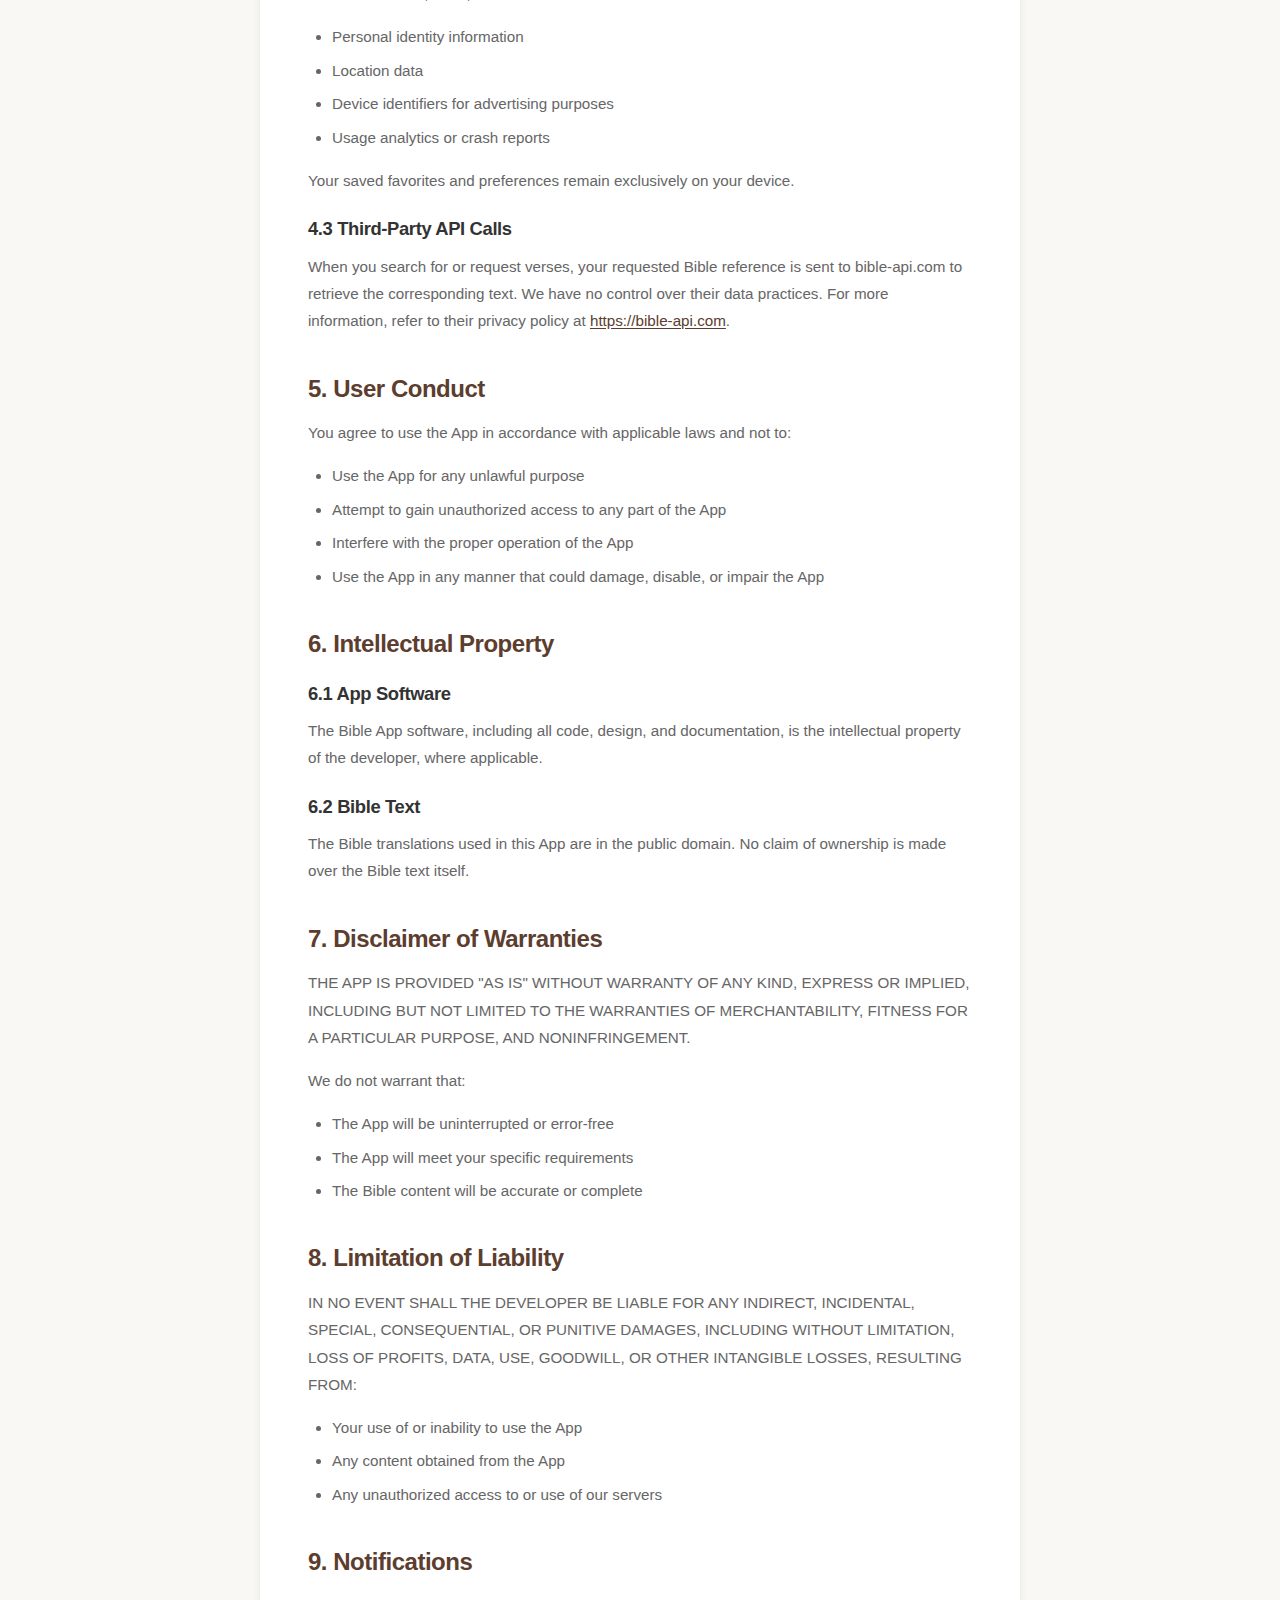
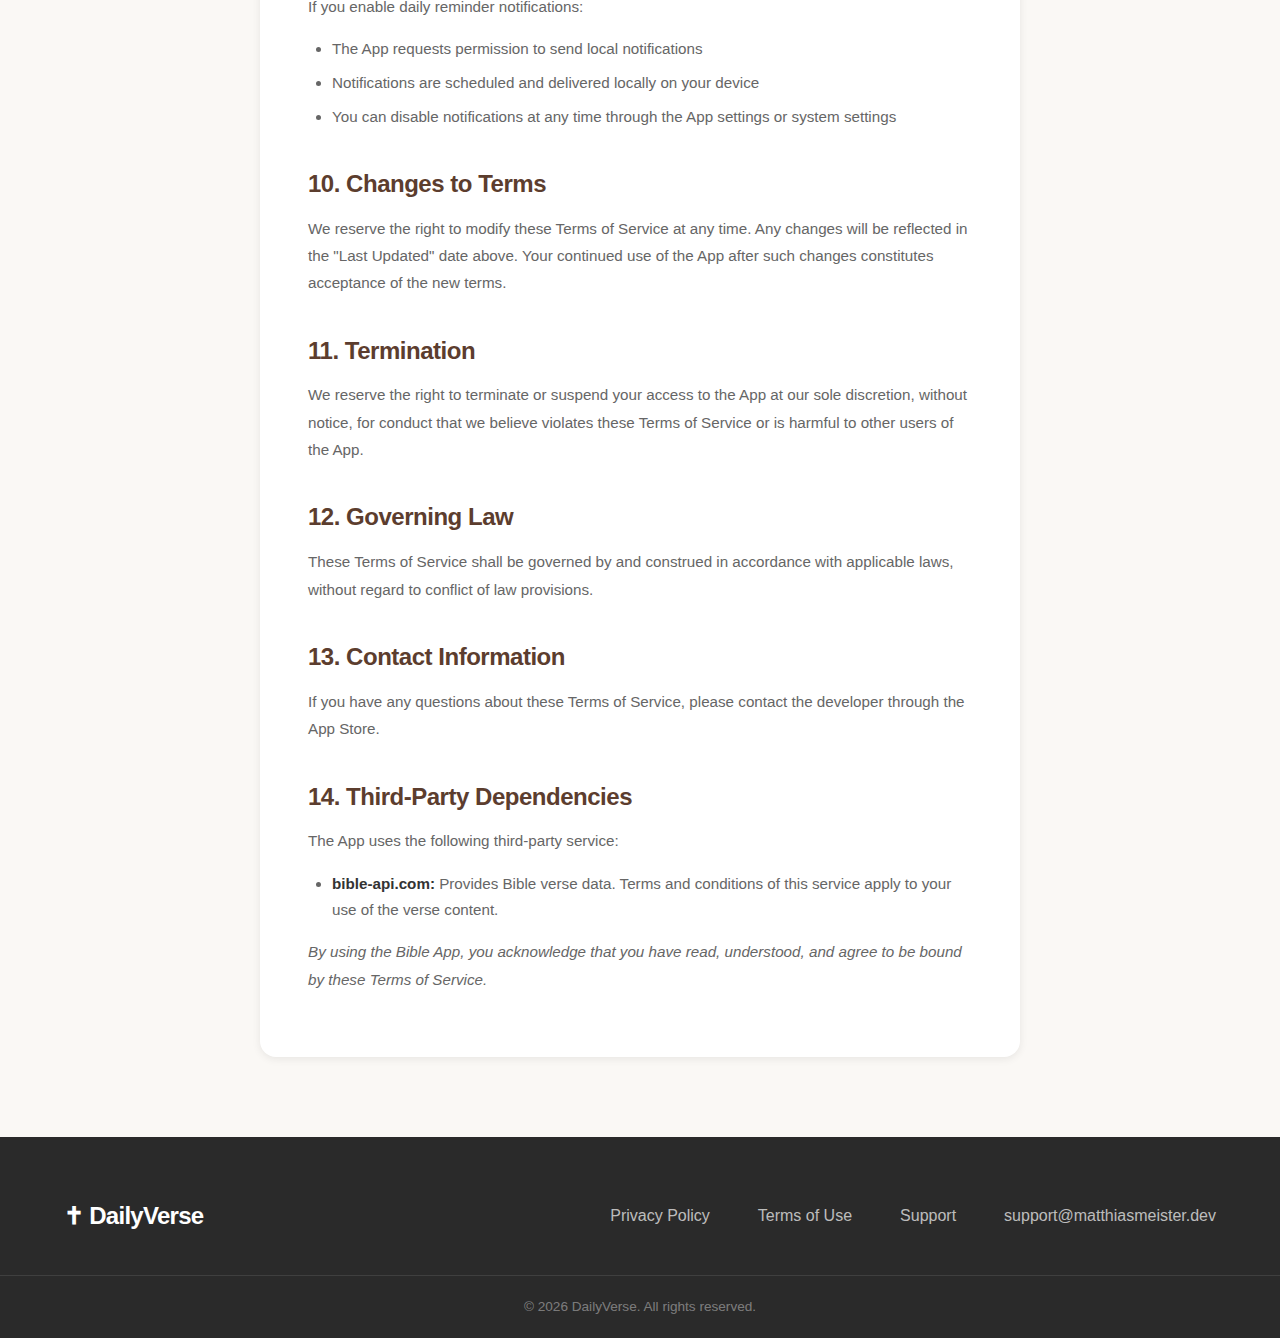
<file: terms.html>
<!DOCTYPE html>
<html lang="en">
<head>
    <meta charset="UTF-8">
    <meta name="viewport" content="width=device-width, initial-scale=1.0">
    <meta name="description" content="Terms of Use for DailyVerse — your daily Bible verse companion app.">
    <meta name="author" content="DailyVerse">
    <title>Terms of Use — DailyVerse</title>
    <link rel="stylesheet" href="css/styles.css">
</head>
<body>

    <!-- Navigation -->
    <nav class="navbar" id="navbar">
        <div class="container navbar-inner">
            <a href="index.html" class="logo">&#x271D; DailyVerse</a>
            <button class="hamburger" aria-label="Toggle navigation" aria-expanded="false">
                <span></span>
                <span></span>
                <span></span>
            </button>
            <ul class="nav-links nav-links-dark">
                <li><a href="index.html">Home</a></li>
                <li><a href="privacy.html">Privacy Policy</a></li>
                <li><a href="terms.html" class="active">Terms of Use</a></li>
                <li><a href="support.html">Support</a></li>
            </ul>
        </div>
    </nav>

    <!-- Terms of Use Content -->
    <main class="legal-page">
        <article class="legal-content">
            <h1>Terms of Use</h1>
            <p class="last-updated">Last Updated: February 26, 2026</p>

            <!-- 1. Acceptance of Terms -->
            <section>
                <h2>1. Acceptance of Terms</h2>
                <p>
                    By downloading, installing, or using the Bible App ("the App"), you agree to be bound by these Terms of Service. If you do not agree to these terms, please do not use the App.
                </p>
            </section>

            <!-- 2. Description of Service -->
            <section>
                <h2>2. Description of Service</h2>
                <p>
                    The Bible App is a mobile application that provides access to Bible verses through the following features:
                </p>
                <ul>
                    <li><strong>Daily Verse:</strong> A new inspirational verse presented each day</li>
                    <li><strong>Discover:</strong> Browse verses by mood or life situation through curated categories</li>
                    <li><strong>Random Verse:</strong> Discover random Bible verses</li>
                    <li><strong>Search:</strong> Look up specific Bible references across multiple translations</li>
                    <li><strong>Favorites:</strong> Save and manage your preferred verses locally</li>
                    <li><strong>Share as Image:</strong> Share verses as stylized image cards</li>
                    <li><strong>Settings:</strong> Customize translation, appearance, font size, and notification preferences</li>
                </ul>
            </section>

            <!-- 3. Bible Content & Translations -->
            <section>
                <h2>3. Bible Content &amp; Translations</h2>

                <h3>3.1 Public Domain Translations</h3>
                <p>The App provides access to the following Bible translations, all of which are in the public domain:</p>
                <ul>
                    <li>World English Bible (WEB)</li>
                    <li>King James Version (KJV)</li>
                    <li>Bible in Basic English (BBE)</li>
                    <li>Open English Bible, US Edition (OEB-US)</li>
                </ul>

                <h3>3.2 Content Source</h3>
                <p>
                    All Bible verse content is fetched from bible-api.com, a free and open Bible API. We do not control the content provided by this service, and we make no representations or warranties regarding the accuracy, completeness, or reliability of the Bible text.
                </p>
            </section>

            <!-- 4. User Data & Privacy -->
            <section>
                <h2>4. User Data &amp; Privacy</h2>

                <h3>4.1 Local Data Storage</h3>
                <p>The App stores the following data locally on your device:</p>
                <ul>
                    <li><strong>Favorites:</strong> Verse references, text, book name, chapter, verse number, translation name, and timestamp are stored using SwiftData</li>
                    <li><strong>Preferences:</strong> Selected translation, appearance mode, font size, verse number display, and notification settings stored in UserDefaults</li>
                    <li><strong>Recent Searches:</strong> Stored locally in UserDefaults (maximum 10 entries)</li>
                </ul>

                <h3>4.2 No Personal Data Collection</h3>
                <p>We do not collect, store, or transmit:</p>
                <ul>
                    <li>Personal identity information</li>
                    <li>Location data</li>
                    <li>Device identifiers for advertising purposes</li>
                    <li>Usage analytics or crash reports</li>
                </ul>
                <p>Your saved favorites and preferences remain exclusively on your device.</p>

                <h3>4.3 Third-Party API Calls</h3>
                <p>
                    When you search for or request verses, your requested Bible reference is sent to bible-api.com to retrieve the corresponding text. We have no control over their data practices. For more information, refer to their privacy policy at <a href="https://bible-api.com" rel="noopener noreferrer" target="_blank">https://bible-api.com</a>.
                </p>
            </section>

            <!-- 5. User Conduct -->
            <section>
                <h2>5. User Conduct</h2>
                <p>You agree to use the App in accordance with applicable laws and not to:</p>
                <ul>
                    <li>Use the App for any unlawful purpose</li>
                    <li>Attempt to gain unauthorized access to any part of the App</li>
                    <li>Interfere with the proper operation of the App</li>
                    <li>Use the App in any manner that could damage, disable, or impair the App</li>
                </ul>
            </section>

            <!-- 6. Intellectual Property -->
            <section>
                <h2>6. Intellectual Property</h2>

                <h3>6.1 App Software</h3>
                <p>The Bible App software, including all code, design, and documentation, is the intellectual property of the developer, where applicable.</p>

                <h3>6.2 Bible Text</h3>
                <p>The Bible translations used in this App are in the public domain. No claim of ownership is made over the Bible text itself.</p>
            </section>

            <!-- 7. Disclaimer of Warranties -->
            <section>
                <h2>7. Disclaimer of Warranties</h2>
                <p>THE APP IS PROVIDED "AS IS" WITHOUT WARRANTY OF ANY KIND, EXPRESS OR IMPLIED, INCLUDING BUT NOT LIMITED TO THE WARRANTIES OF MERCHANTABILITY, FITNESS FOR A PARTICULAR PURPOSE, AND NONINFRINGEMENT.</p>
                <p>We do not warrant that:</p>
                <ul>
                    <li>The App will be uninterrupted or error-free</li>
                    <li>The App will meet your specific requirements</li>
                    <li>The Bible content will be accurate or complete</li>
                </ul>
            </section>

            <!-- 8. Limitation of Liability -->
            <section>
                <h2>8. Limitation of Liability</h2>
                <p>IN NO EVENT SHALL THE DEVELOPER BE LIABLE FOR ANY INDIRECT, INCIDENTAL, SPECIAL, CONSEQUENTIAL, OR PUNITIVE DAMAGES, INCLUDING WITHOUT LIMITATION, LOSS OF PROFITS, DATA, USE, GOODWILL, OR OTHER INTANGIBLE LOSSES, RESULTING FROM:</p>
                <ul>
                    <li>Your use of or inability to use the App</li>
                    <li>Any content obtained from the App</li>
                    <li>Any unauthorized access to or use of our servers</li>
                </ul>
            </section>

            <!-- 9. Notifications -->
            <section>
                <h2>9. Notifications</h2>
                <p>If you enable daily reminder notifications:</p>
                <ul>
                    <li>The App requests permission to send local notifications</li>
                    <li>Notifications are scheduled and delivered locally on your device</li>
                    <li>You can disable notifications at any time through the App settings or system settings</li>
                </ul>
            </section>

            <!-- 10. Changes to Terms -->
            <section>
                <h2>10. Changes to Terms</h2>
                <p>We reserve the right to modify these Terms of Service at any time. Any changes will be reflected in the "Last Updated" date above. Your continued use of the App after such changes constitutes acceptance of the new terms.</p>
            </section>

            <!-- 11. Termination -->
            <section>
                <h2>11. Termination</h2>
                <p>We reserve the right to terminate or suspend your access to the App at our sole discretion, without notice, for conduct that we believe violates these Terms of Service or is harmful to other users of the App.</p>
            </section>

            <!-- 12. Governing Law -->
            <section>
                <h2>12. Governing Law</h2>
                <p>These Terms of Service shall be governed by and construed in accordance with applicable laws, without regard to conflict of law provisions.</p>
            </section>

            <!-- 13. Contact Information -->
            <section>
                <h2>13. Contact Information</h2>
                <p>If you have any questions about these Terms of Service, please contact the developer through the App Store.</p>
            </section>

            <!-- 14. Third-Party Dependencies -->
            <section>
                <h2>14. Third-Party Dependencies</h2>
                <p>The App uses the following third-party service:</p>
                <ul>
                    <li><strong>bible-api.com:</strong> Provides Bible verse data. Terms and conditions of this service apply to your use of the verse content.</li>
                </ul>
            </section>

            <p><em>By using the Bible App, you acknowledge that you have read, understood, and agree to be bound by these Terms of Service.</em></p>
        </article>
    </main>

    <!-- Footer -->
    <footer class="footer">
        <div class="container footer-content">
            <div class="footer-brand">
                <span class="nav-logo">&#x271D; DailyVerse</span>
            </div>
            <ul class="footer-links">
                <li><a href="privacy.html">Privacy Policy</a></li>
                <li><a href="terms.html">Terms of Use</a></li>
                <li><a href="support.html">Support</a></li>
                <li><a href="mailto:support@matthiasmeister.dev">support@matthiasmeister.dev</a></li>
            </ul>
        </div>
        <div class="footer-bottom">
            <div class="container">
                <p>&copy; 2026 DailyVerse. All rights reserved.</p>
            </div>
        </div>
    </footer>

    <script src="js/main.js"></script>
</body>
</html>
</file>
<file: css/styles.css>
/* ============================================
   DailyVerse - Bible Verse App Landing Page
   Complete Stylesheet
   ============================================ */

/* --------------------------------------------
   1. CSS RESET & BASE STYLES
   -------------------------------------------- */

*,
*::before,
*::after {
  box-sizing: border-box;
  margin: 0;
  padding: 0;
}

html {
  scroll-behavior: smooth;
  font-size: 16px;
}

body {
  font-family:
    -apple-system, BlinkMacSystemFont, "Segoe UI", Roboto, sans-serif;
  line-height: 1.6;
  color: #333333;
  background-color: #faf8f5;
  -webkit-font-smoothing: antialiased;
  -moz-osx-font-smoothing: grayscale;
}

img {
  max-width: 100%;
  height: auto;
  display: block;
}

a {
  text-decoration: none;
  color: inherit;
  transition: color 0.3s ease;
}

ul,
ol {
  list-style: none;
}

h1,
h2,
h3,
h4,
h5,
h6 {
  font-weight: 700;
  line-height: 1.2;
  letter-spacing: -0.02em;
  color: #333333;
}

/* --------------------------------------------
   2. CSS CUSTOM PROPERTIES
   -------------------------------------------- */

:root {
  --color-primary: #5c3d2e;
  --color-primary-light: #8b6f5e;
  --color-secondary: #d4a574;
  --color-accent: #2c5530;
  --color-bg: #faf8f5;
  --color-card: #ffffff;
  --color-text: #333333;
  --color-text-light: #666666;
  --color-footer-bg: #2a2a2a;
  --gradient-hero: linear-gradient(
    135deg,
    #5c3d2e 0%,
    #8b6f5e 50%,
    #d4a574 100%
  );
  --font-stack:
    -apple-system, BlinkMacSystemFont, "Segoe UI", Roboto, sans-serif;
  --shadow-sm: 0 2px 8px rgba(0, 0, 0, 0.08);
  --shadow-md: 0 4px 16px rgba(0, 0, 0, 0.12);
  --shadow-lg: 0 8px 32px rgba(0, 0, 0, 0.16);
  --shadow-xl: 0 16px 48px rgba(0, 0, 0, 0.2);
  --radius-sm: 8px;
  --radius-md: 12px;
  --radius-lg: 16px;
  --radius-xl: 24px;
  --transition: 0.3s ease;
}

/* --------------------------------------------
   3. UTILITY CLASSES
   -------------------------------------------- */

.container {
  width: 100%;
  max-width: 1200px;
  margin: 0 auto;
  padding: 0 24px;
}

.section {
  padding: 80px 0;
}

.btn {
  display: inline-block;
  padding: 14px 32px;
  border: none;
  border-radius: var(--radius-sm);
  font-family: var(--font-stack);
  font-size: 1rem;
  font-weight: 600;
  cursor: pointer;
  transition: all var(--transition);
  text-align: center;
  line-height: 1.4;
}

.btn-primary {
  background-color: var(--color-primary);
  color: #ffffff;
}

.btn-primary:hover {
  background-color: var(--color-primary-light);
  transform: translateY(-2px);
  box-shadow: var(--shadow-md);
}

.btn-secondary {
  background-color: transparent;
  color: var(--color-primary);
  border: 2px solid var(--color-primary);
}

.btn-secondary:hover {
  background-color: var(--color-primary);
  color: #ffffff;
  transform: translateY(-2px);
  box-shadow: var(--shadow-md);
}

/* --------------------------------------------
   4. NAVIGATION
   -------------------------------------------- */

.navbar {
  position: fixed;
  top: 0;
  left: 0;
  width: 100%;
  z-index: 1000;
  padding: 16px 0;
  background-color: transparent;
  transition: all var(--transition);
}

.navbar.scrolled {
  background-color: rgba(255, 255, 255, 0.97);
  backdrop-filter: blur(10px);
  -webkit-backdrop-filter: blur(10px);
  box-shadow: var(--shadow-sm);
  padding: 12px 0;
}

.navbar .container {
  display: flex;
  align-items: center;
  justify-content: space-between;
}

.logo {
  font-size: 1.5rem;
  font-weight: 700;
  letter-spacing: -0.03em;
}

.nav-logo {
  font-size: 1.5rem;
  font-weight: 700;
  color: #ffffff;
  letter-spacing: -0.03em;
  transition: color var(--transition);
}

.navbar.scrolled .nav-logo {
  color: var(--color-primary);
}

.nav-links {
  display: flex;
  align-items: center;
  gap: 32px;
}

.nav-links a {
  color: rgba(255, 255, 255, 0.9);
  font-weight: 500;
  font-size: 0.95rem;
  position: relative;
  transition: color var(--transition);
}

.nav-links a::after {
  content: "";
  position: absolute;
  bottom: -4px;
  left: 0;
  width: 0;
  height: 2px;
  background-color: var(--color-secondary);
  transition: width var(--transition);
}

.nav-links a:hover::after {
  width: 100%;
}

.nav-links a:hover {
  color: #ffffff;
}

.navbar.scrolled .nav-links a {
  color: var(--color-text);
}

.navbar.scrolled .nav-links a:hover {
  color: var(--color-primary);
}

/* Hamburger menu */
.hamburger {
  display: none;
  flex-direction: column;
  gap: 5px;
  cursor: pointer;
  padding: 4px;
  background: none;
  border: none;
  z-index: 1001;
}

.hamburger span {
  display: block;
  width: 26px;
  height: 2px;
  background-color: #ffffff;
  border-radius: 2px;
  transition: all var(--transition);
}

.navbar.scrolled .hamburger span {
  background-color: var(--color-primary);
}

.hamburger.active span:nth-child(1) {
  transform: rotate(45deg) translate(5px, 5px);
}

.hamburger.active span:nth-child(2) {
  opacity: 0;
}

.hamburger.active span:nth-child(3) {
  transform: rotate(-45deg) translate(5px, -5px);
}

/* --------------------------------------------
   5. HERO SECTION
   -------------------------------------------- */

.hero {
  min-height: 100vh;
  display: flex;
  align-items: center;
  justify-content: center;
  background: var(--gradient-hero);
  position: relative;
  overflow: hidden;
  padding: 120px 0 80px;
}

/* Subtle decorative overlay */
.hero::before {
  content: "";
  position: absolute;
  top: 0;
  left: 0;
  width: 100%;
  height: 100%;
  background: radial-gradient(
    ellipse at 30% 20%,
    rgba(255, 255, 255, 0.08) 0%,
    transparent 60%
  );
  pointer-events: none;
}

.hero-content {
  text-align: center;
  color: #ffffff;
  max-width: 700px;
  margin: 0 auto;
  position: relative;
  z-index: 1;
}

.hero-title {
  font-size: 3.5rem;
  font-weight: 700;
  color: #ffffff;
  margin-bottom: 20px;
  letter-spacing: -0.03em;
  line-height: 1.1;
}

.hero-subtitle {
  font-size: 1.25rem;
  color: rgba(255, 255, 255, 0.85);
  margin-bottom: 40px;
  line-height: 1.6;
  font-weight: 400;
}

.app-store-badge {
  display: inline-block;
  transition:
    transform var(--transition),
    opacity var(--transition);
}

.app-store-badge img {
  height: 54px;
  width: auto;
}

.app-store-badge:hover {
  transform: scale(1.05);
  opacity: 0.9;
}

.hero-image {
  margin-top: 60px;
  display: flex;
  justify-content: center;
}

.hero-image img {
  max-width: 280px;
  border-radius: var(--radius-xl);
  box-shadow: var(--shadow-xl);
}

/* --------------------------------------------
   6. FEATURES SECTION
   -------------------------------------------- */

.features {
  background-color: var(--color-bg);
}

.features .section-title,
.about .section-title,
.screenshots .section-title,
.cta-section .section-title {
  text-align: center;
  font-size: 2.25rem;
  margin-bottom: 16px;
  color: var(--color-primary);
}

.features .section-subtitle,
.about .section-subtitle,
.screenshots .section-subtitle {
  text-align: center;
  font-size: 1.1rem;
  color: var(--color-text-light);
  max-width: 600px;
  margin: 0 auto 48px;
}

.features-grid {
  display: grid;
  grid-template-columns: repeat(2, 1fr);
  gap: 32px;
}

.feature-card {
  background-color: var(--color-card);
  border-radius: var(--radius-lg);
  padding: 40px 32px;
  text-align: center;
  box-shadow: var(--shadow-sm);
  transition:
    transform var(--transition),
    box-shadow var(--transition);
}

.feature-card:hover {
  transform: translateY(-4px);
  box-shadow: var(--shadow-lg);
}

.feature-icon {
  width: 64px;
  height: 64px;
  margin: 0 auto 20px;
  display: flex;
  align-items: center;
  justify-content: center;
  background: linear-gradient(
    135deg,
    var(--color-primary),
    var(--color-secondary)
  );
  border-radius: var(--radius-md);
  font-size: 1.75rem;
  color: #ffffff;
}

.feature-title {
  font-size: 1.25rem;
  font-weight: 600;
  margin-bottom: 12px;
  color: var(--color-primary);
}

.feature-description {
  font-size: 0.95rem;
  color: var(--color-text-light);
  line-height: 1.7;
}

/* --------------------------------------------
   7. ABOUT SECTION
   -------------------------------------------- */

.about {
  background-color: var(--color-card);
}

.about .about-text {
  text-align: center;
  max-width: 720px;
  margin: 0 auto;
  font-size: 1.1rem;
  color: var(--color-text-light);
  line-height: 1.8;
}

/* --------------------------------------------
   8. SCREENSHOTS SECTION
   -------------------------------------------- */

.screenshots {
  background-color: var(--color-bg);
  overflow: hidden;
}

.screenshot-gallery {
  display: flex;
  justify-content: center;
  align-items: center;
  gap: 32px;
  padding: 20px 0;
}

.screenshot-item {
  flex-shrink: 0;
  width: 240px;
  border-radius: var(--radius-xl);
  overflow: hidden;
  box-shadow: var(--shadow-lg);
  transition:
    transform var(--transition),
    box-shadow var(--transition);
}

.screenshot-item:nth-child(1) {
  transform: rotate(-3deg);
}

.screenshot-item:nth-child(2) {
  transform: scale(1.05);
  z-index: 1;
}

.screenshot-item:nth-child(3) {
  transform: rotate(3deg);
}

.screenshot-item:hover {
  transform: scale(1.08) rotate(0deg);
  box-shadow: var(--shadow-xl);
  z-index: 2;
}

.screenshot-item img {
  width: 100%;
  height: auto;
  display: block;
}

/* --------------------------------------------
   9. CTA / DOWNLOAD SECTION
   -------------------------------------------- */

.cta-section {
  background: var(--gradient-hero);
  text-align: center;
  position: relative;
}

.cta-section::before {
  content: "";
  position: absolute;
  top: 0;
  left: 0;
  width: 100%;
  height: 100%;
  background: radial-gradient(
    ellipse at 70% 80%,
    rgba(255, 255, 255, 0.06) 0%,
    transparent 60%
  );
  pointer-events: none;
}

.cta-section .container {
  position: relative;
  z-index: 1;
}

.cta-section .section-title {
  color: #ffffff;
  font-size: 2.5rem;
  margin-bottom: 16px;
}

.cta-section .section-subtitle {
  color: rgba(255, 255, 255, 0.85);
  font-size: 1.15rem;
  max-width: 550px;
  margin: 0 auto 40px;
}

.cta-section .app-store-badge img {
  height: 60px;
}

/* --------------------------------------------
   10. FOOTER
   -------------------------------------------- */

.footer {
  background-color: var(--color-footer-bg);
  color: rgba(255, 255, 255, 0.7);
  padding: 60px 0 0;
}

.footer-content {
  display: flex;
  justify-content: space-between;
  align-items: center;
  flex-wrap: wrap;
  gap: 40px;
  margin-bottom: 40px;
}

.footer-brand {
  align-self: center;
  display: flex;
  align-items: center;
}

.footer-brand .nav-logo {
  display: inline-block;
  margin-bottom: 0;
}

.footer-brand p {
  max-width: 300px;
  font-size: 0.9rem;
  line-height: 1.7;
  color: rgba(255, 255, 255, 0.5);
}

.footer-links {
  display: flex;
  gap: 48px;
  align-items: center;
}

.footer-links-column h4 {
  color: #ffffff;
  font-size: 0.95rem;
  font-weight: 600;
  margin-bottom: 16px;
}

.footer-links-column ul {
  display: flex;
  flex-direction: column;
  gap: 10px;
}

.footer-links-column a {
  color: rgba(255, 255, 255, 0.5);
  font-size: 0.9rem;
  transition: color var(--transition);
}

.footer-links-column a:hover {
  color: var(--color-secondary);
}

.footer-bottom {
  border-top: 1px solid rgba(255, 255, 255, 0.1);
  padding: 20px 0;
  text-align: center;
  font-size: 0.85rem;
  color: rgba(255, 255, 255, 0.4);
}

/* --------------------------------------------
   11. LEGAL PAGES (Privacy, Terms)
   -------------------------------------------- */

.legal-page {
  padding-top: 120px;
  padding-bottom: 80px;
  min-height: 100vh;
  background-color: var(--color-bg);
}

.legal-content {
  max-width: 760px;
  margin: 0 auto;
  background-color: var(--color-card);
  border-radius: var(--radius-lg);
  padding: 48px;
  box-shadow: var(--shadow-sm);
}

.legal-content h1 {
  font-size: 2.25rem;
  color: var(--color-primary);
  margin-bottom: 8px;
}

.legal-content .last-updated {
  font-size: 0.9rem;
  color: var(--color-text-light);
  margin-bottom: 40px;
}

.legal-content h2 {
  font-size: 1.5rem;
  color: var(--color-primary);
  margin-top: 40px;
  margin-bottom: 16px;
  padding-top: 24px;
  border-top: 1px solid #eee;
}

.legal-content h2:first-of-type {
  border-top: none;
  padding-top: 0;
}

.legal-content h3 {
  font-size: 1.15rem;
  color: var(--color-text);
  margin-top: 24px;
  margin-bottom: 12px;
}

.legal-content p {
  margin-bottom: 16px;
  color: var(--color-text-light);
  line-height: 1.8;
  font-size: 0.95rem;
}

.legal-content ul,
.legal-content ol {
  margin-bottom: 16px;
  padding-left: 24px;
}

.legal-content ul {
  list-style: disc;
}

.legal-content ol {
  list-style: decimal;
}

.legal-content li {
  margin-bottom: 8px;
  color: var(--color-text-light);
  line-height: 1.7;
  font-size: 0.95rem;
}

.legal-content a {
  color: var(--color-primary);
  text-decoration: underline;
  text-underline-offset: 2px;
}

.legal-content a:hover {
  color: var(--color-secondary);
}

.legal-content strong {
  color: var(--color-text);
  font-weight: 600;
}

/* --------------------------------------------
   12. SUPPORT PAGE
   -------------------------------------------- */

.support-page {
  padding-top: 120px;
  padding-bottom: 80px;
  min-height: 100vh;
  background-color: var(--color-bg);
}

.support-page .section-title {
  text-align: center;
  font-size: 2.25rem;
  color: var(--color-primary);
  margin-bottom: 8px;
}

.support-page .section-subtitle {
  text-align: center;
  font-size: 1.05rem;
  color: var(--color-text-light);
  margin-bottom: 48px;
}

/* FAQ Section */
.faq-section {
  max-width: 760px;
  margin: 0 auto 64px;
}

.faq-section h2 {
  font-size: 1.5rem;
  color: var(--color-primary);
  margin-bottom: 24px;
  text-align: center;
}

.faq-item {
  background-color: var(--color-card);
  border-radius: var(--radius-md);
  margin-bottom: 12px;
  box-shadow: var(--shadow-sm);
  overflow: hidden;
  transition: box-shadow var(--transition);
}

.faq-item:hover {
  box-shadow: var(--shadow-md);
}

.faq-question {
  width: 100%;
  display: flex;
  align-items: center;
  justify-content: space-between;
  padding: 20px 24px;
  background: none;
  border: none;
  cursor: pointer;
  font-family: var(--font-stack);
  font-size: 1rem;
  font-weight: 600;
  color: var(--color-text);
  text-align: left;
  transition: color var(--transition);
}

.faq-question:hover {
  color: var(--color-primary);
}

.faq-question::after {
  content: "+";
  font-size: 1.5rem;
  font-weight: 300;
  color: var(--color-primary-light);
  flex-shrink: 0;
  margin-left: 16px;
  transition: transform var(--transition);
}

.faq-item.active .faq-question::after {
  content: "-";
  transform: rotate(180deg);
}

.faq-answer {
  max-height: 0;
  overflow: hidden;
  transition:
    max-height 0.4s ease,
    padding 0.3s ease;
}

.faq-item.active .faq-answer {
  max-height: 500px;
  padding: 0 24px 20px;
}

.faq-answer p {
  color: var(--color-text-light);
  line-height: 1.7;
  font-size: 0.95rem;
}

/* Contact Form */
.contact-form {
  max-width: 600px;
  margin: 0 auto;
  background-color: var(--color-card);
  border-radius: var(--radius-lg);
  padding: 40px;
  box-shadow: var(--shadow-sm);
}

.contact-form h2 {
  font-size: 1.5rem;
  color: var(--color-primary);
  margin-bottom: 8px;
  text-align: center;
}

.contact-form > p {
  text-align: center;
  color: var(--color-text-light);
  margin-bottom: 32px;
  font-size: 0.95rem;
}

.form-group {
  margin-bottom: 20px;
}

.form-group label {
  display: block;
  margin-bottom: 6px;
  font-size: 0.9rem;
  font-weight: 600;
  color: var(--color-text);
}

.form-input,
.form-textarea,
.form-select {
  width: 100%;
  padding: 12px 16px;
  border: 1px solid #ddd;
  border-radius: var(--radius-sm);
  font-family: var(--font-stack);
  font-size: 0.95rem;
  color: var(--color-text);
  background-color: #fafafa;
  transition:
    border-color var(--transition),
    box-shadow var(--transition);
  appearance: none;
  -webkit-appearance: none;
}

.form-input:focus,
.form-textarea:focus,
.form-select:focus {
  outline: none;
  border-color: var(--color-primary-light);
  box-shadow: 0 0 0 3px rgba(92, 61, 46, 0.1);
  background-color: #ffffff;
}

.form-input::placeholder,
.form-textarea::placeholder {
  color: #aaa;
}

.form-textarea {
  min-height: 140px;
  resize: vertical;
}

.form-select {
  background-image: url("data:image/svg+xml,%3Csvg xmlns='http://www.w3.org/2000/svg' width='12' height='12' viewBox='0 0 12 12'%3E%3Cpath fill='%23666' d='M6 8L1 3h10z'/%3E%3C/svg%3E");
  background-repeat: no-repeat;
  background-position: right 16px center;
  padding-right: 40px;
}

.submit-btn {
  display: block;
  width: 100%;
  padding: 14px 32px;
  background-color: var(--color-primary);
  color: #ffffff;
  border: none;
  border-radius: var(--radius-sm);
  font-family: var(--font-stack);
  font-size: 1rem;
  font-weight: 600;
  cursor: pointer;
  transition: all var(--transition);
}

.submit-btn:hover {
  background-color: var(--color-primary-light);
  transform: translateY(-2px);
  box-shadow: var(--shadow-md);
}

.submit-btn:active {
  transform: translateY(0);
}

.support-info-grid {
  display: grid;
  grid-template-columns: 1fr 1fr;
  gap: 24px;
  max-width: 760px;
  margin: 64px auto 0;
}

.info-card {
  margin-bottom: 0;
}

.info-card-content {
  padding: 24px;
}

.info-card h3 {
  font-size: 1.1rem;
  font-weight: 700;
  color: var(--color-primary);
  margin-bottom: 12px;
}

.info-card p {
  font-size: 0.95rem;
  color: var(--color-text-light);
  line-height: 1.7;
  margin-bottom: 8px;
}

.info-card p:last-child {
  margin-bottom: 0;
}

.info-card a {
  color: var(--color-primary);
  text-decoration: underline;
}

.info-card ul {
  font-size: 0.95rem;
  color: var(--color-text-light);
  line-height: 1.7;
  list-style: disc;
  padding-left: 20px;
}

.info-card li {
  margin-bottom: 4px;
}

@media (max-width: 768px) {
  .support-info-grid {
    grid-template-columns: 1fr;
  }
}

.placeholder-image {
  background-color: var(--color-primary-light);
  color: #ffffff;
  display: flex;
  align-items: center;
  justify-content: center;
  border-radius: var(--radius-lg);
  font-size: 0.9rem;
  font-weight: 500;
  text-align: center;
  padding: 16px;
  min-height: 200px;
}

/* --------------------------------------------
   14. ANIMATIONS
   -------------------------------------------- */

.fade-in {
  opacity: 0;
  transform: translateY(24px);
  transition:
    opacity 0.6s ease,
    transform 0.6s ease;
}

.fade-in.visible {
  opacity: 1;
  transform: translateY(0);
}

/* Staggered animation delays for grids */
.fade-in:nth-child(1) {
  transition-delay: 0s;
}
.fade-in:nth-child(2) {
  transition-delay: 0.1s;
}
.fade-in:nth-child(3) {
  transition-delay: 0.2s;
}
.fade-in:nth-child(4) {
  transition-delay: 0.3s;
}

/* Smooth hover transitions for interactive elements */
@media (prefers-reduced-motion: reduce) {
  *,
  *::before,
  *::after {
    animation-duration: 0.01ms !important;
    animation-iteration-count: 1 !important;
    transition-duration: 0.01ms !important;
    scroll-behavior: auto !important;
  }

  .fade-in {
    opacity: 1;
    transform: none;
  }
}

/* --------------------------------------------
   15. RESPONSIVE DESIGN
   -------------------------------------------- */

/* Tablet and below (max-width: 768px) */
@media (max-width: 768px) {
  /* Navigation - mobile menu */
  .hamburger {
    display: flex;
  }

  .nav-links {
    position: fixed;
    top: 0;
    right: -100%;
    width: 280px;
    height: 100vh;
    background-color: var(--color-card);
    flex-direction: column;
    align-items: flex-start;
    justify-content: flex-start;
    padding: 100px 32px 32px;
    gap: 24px;
    box-shadow: var(--shadow-xl);
    transition: right var(--transition);
    z-index: 999;
  }

  .nav-links.active {
    right: 0;
  }

  .nav-links a {
    color: var(--color-text);
    font-size: 1.1rem;
  }

  .nav-links a:hover {
    color: var(--color-primary);
  }

  /* Mobile menu overlay */
  .nav-overlay {
    display: none;
    position: fixed;
    top: 0;
    left: 0;
    width: 100%;
    height: 100%;
    background: rgba(0, 0, 0, 0.4);
    z-index: 998;
  }

  .nav-overlay.active {
    display: block;
  }

  /* Hero */
  .hero {
    padding: 100px 0 60px;
  }

  .hero-title {
    font-size: 2.5rem;
  }

  .hero-subtitle {
    font-size: 1.1rem;
    margin-bottom: 32px;
  }

  .hero-image {
    margin-top: 40px;
  }

  .hero-image img {
    max-width: 220px;
  }

  /* Features */
  .features-grid {
    grid-template-columns: 1fr;
    gap: 24px;
  }

  .feature-card {
    padding: 32px 24px;
  }

  /* Section titles */
  .features .section-title,
  .about .section-title,
  .screenshots .section-title,
  .cta-section .section-title,
  .support-page .section-title {
    font-size: 1.85rem;
  }

  /* Screenshots */
  .screenshot-gallery {
    gap: 20px;
    flex-wrap: nowrap;
    overflow-x: auto;
    -webkit-overflow-scrolling: touch;
    padding: 20px 16px;
    justify-content: flex-start;
    scroll-snap-type: x mandatory;
  }

  .screenshot-item {
    width: 200px;
    scroll-snap-align: center;
    transform: none !important;
  }

  .screenshot-item:hover {
    transform: scale(1.03) !important;
  }

  /* CTA */
  .cta-section .section-title {
    font-size: 2rem;
  }

  /* Footer */
  .footer-content {
    flex-direction: column;
    gap: 32px;
  }

  .footer-links {
    gap: 32px;
    flex-wrap: wrap;
  }

  /* Section padding */
  .section {
    padding: 60px 0;
  }

  /* Legal pages */
  .legal-content {
    padding: 32px 24px;
  }

  .legal-content h1 {
    font-size: 1.85rem;
  }

  .legal-content h2 {
    font-size: 1.3rem;
  }

  /* Support page */
  .contact-form {
    padding: 32px 24px;
  }
}

/* Small mobile (max-width: 480px) */
@media (max-width: 480px) {
  html {
    font-size: 15px;
  }

  .container {
    padding: 0 16px;
  }

  /* Hero */
  .hero-title {
    font-size: 2rem;
  }

  .hero-subtitle {
    font-size: 1rem;
  }

  .app-store-badge img {
    height: 46px;
  }

  .hero-image img {
    max-width: 180px;
  }

  /* Section titles */
  .features .section-title,
  .about .section-title,
  .screenshots .section-title,
  .cta-section .section-title,
  .support-page .section-title {
    font-size: 1.6rem;
  }

  /* Features */
  .feature-card {
    padding: 28px 20px;
  }

  .feature-icon {
    width: 56px;
    height: 56px;
    font-size: 1.5rem;
  }

  /* Screenshots */
  .screenshot-item {
    width: 180px;
  }

  /* CTA */
  .cta-section .section-title {
    font-size: 1.6rem;
  }

  .cta-section .app-store-badge img {
    height: 50px;
  }

  /* Section padding */
  .section {
    padding: 48px 0;
  }

  /* Legal pages */
  .legal-page {
    padding-top: 100px;
    padding-bottom: 60px;
  }

  .legal-content {
    padding: 24px 16px;
    border-radius: var(--radius-md);
  }

  .legal-content h1 {
    font-size: 1.6rem;
  }

  .legal-content h2 {
    font-size: 1.2rem;
    margin-top: 32px;
  }

  /* Support page */
  .support-page {
    padding-top: 100px;
    padding-bottom: 60px;
  }

  .faq-question {
    padding: 16px 20px;
    font-size: 0.95rem;
  }

  .faq-item.active .faq-answer {
    padding: 0 20px 16px;
  }

  .contact-form {
    padding: 24px 16px;
    border-radius: var(--radius-md);
  }

  /* Footer */
  .footer-links {
    flex-direction: column;
    gap: 24px;
  }

  .footer {
    padding: 40px 0 0;
  }
}
</file>
